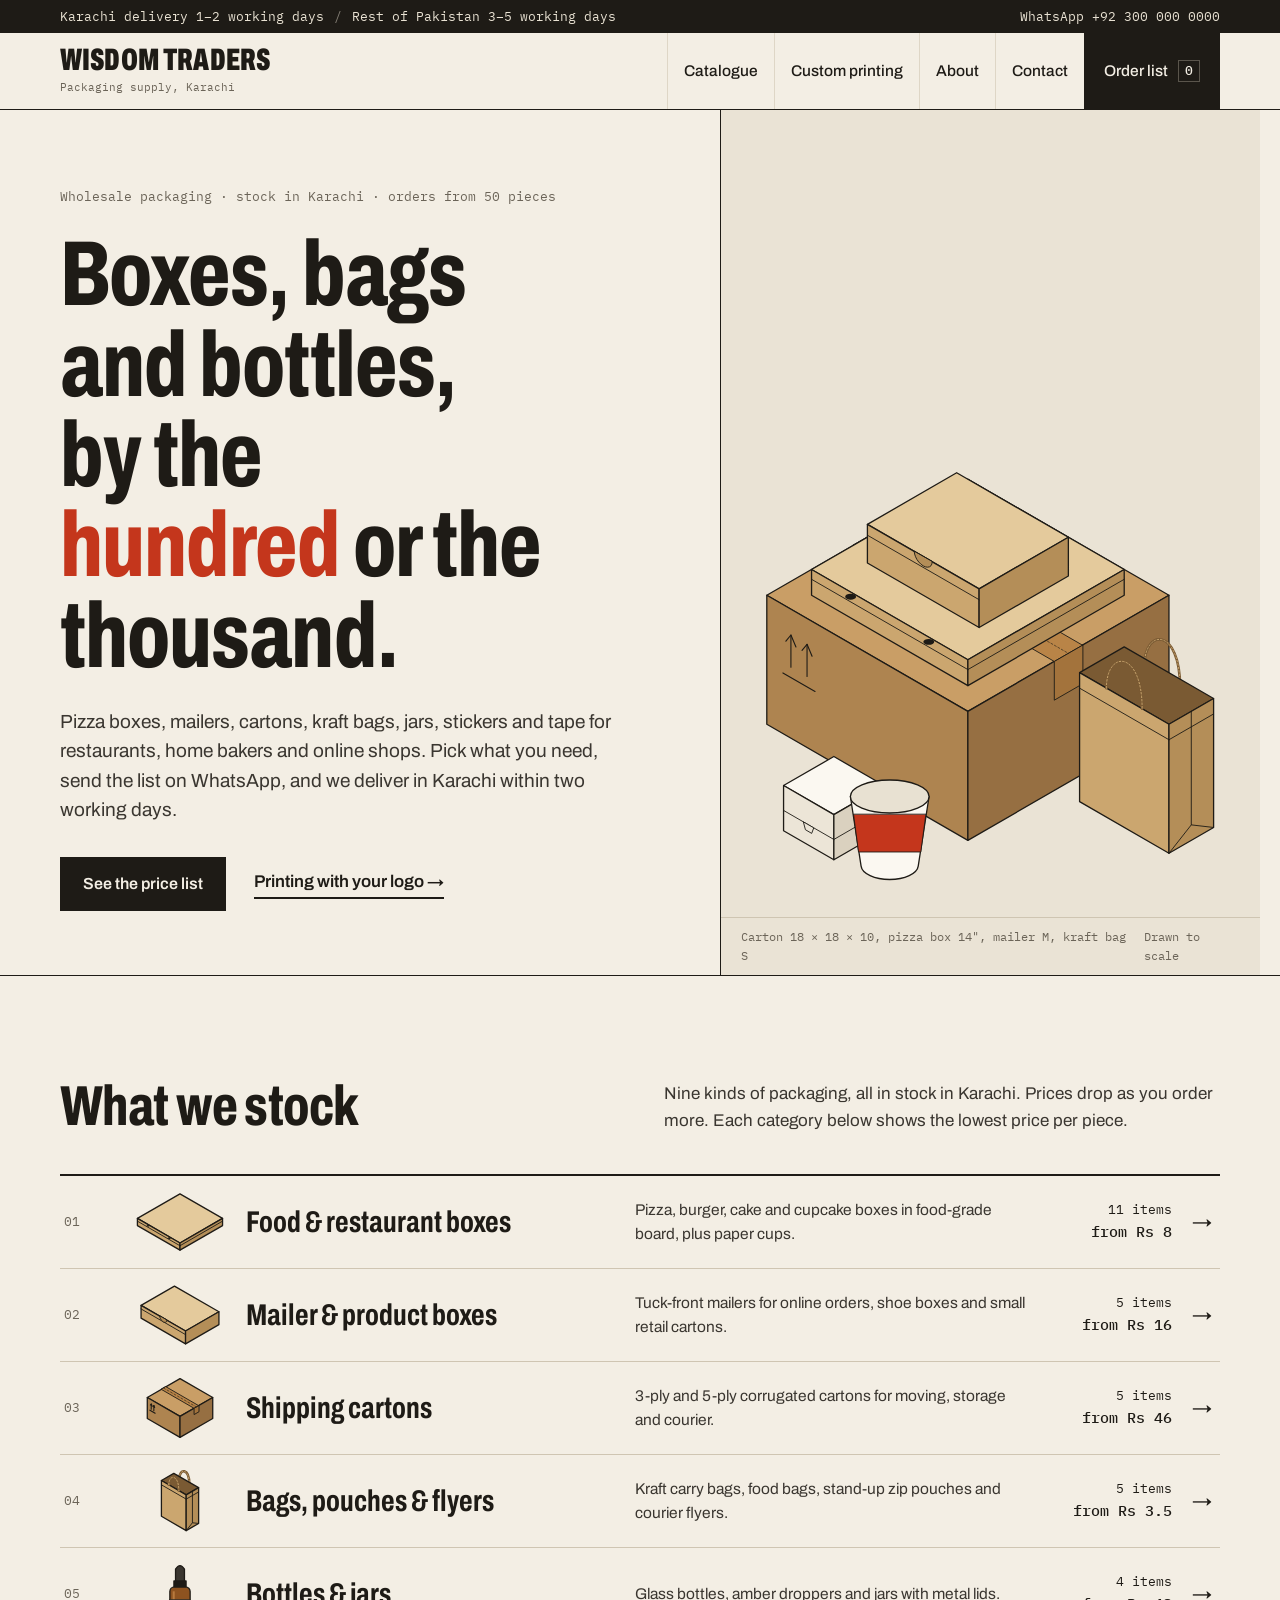
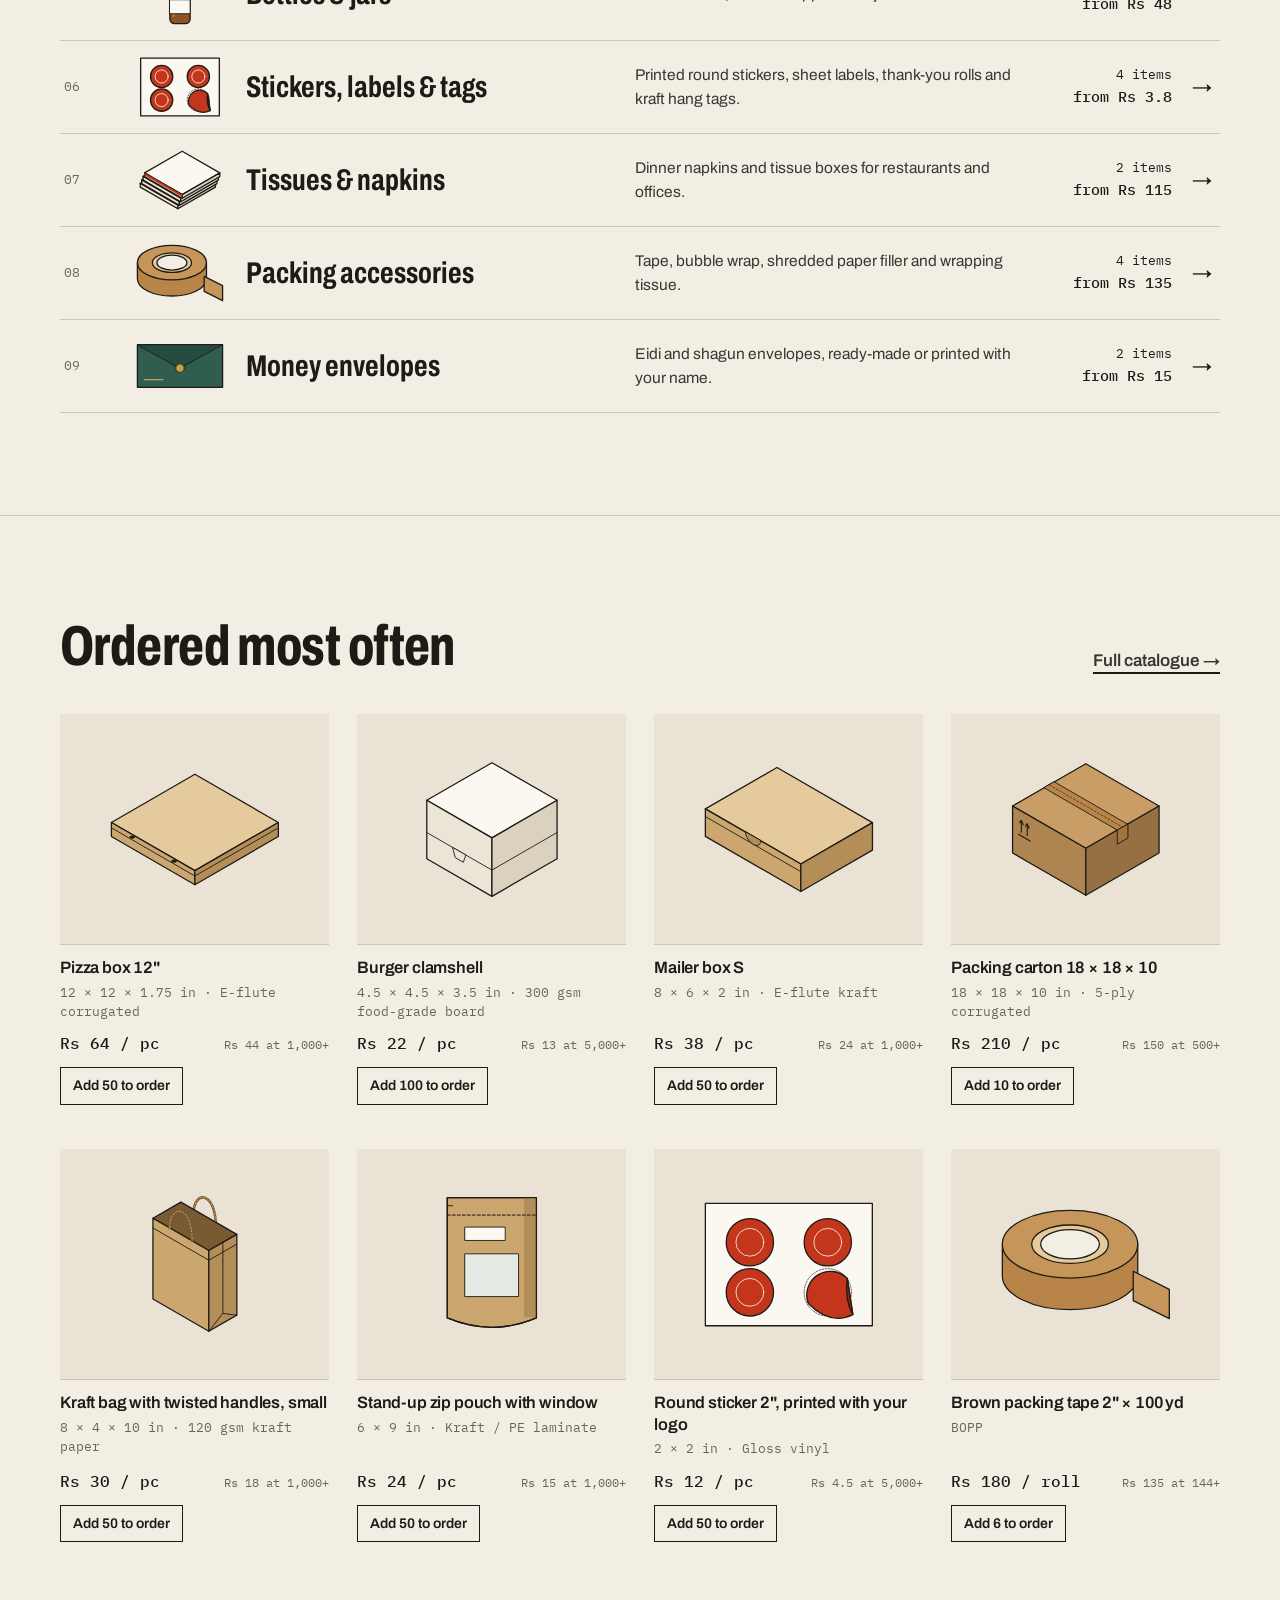
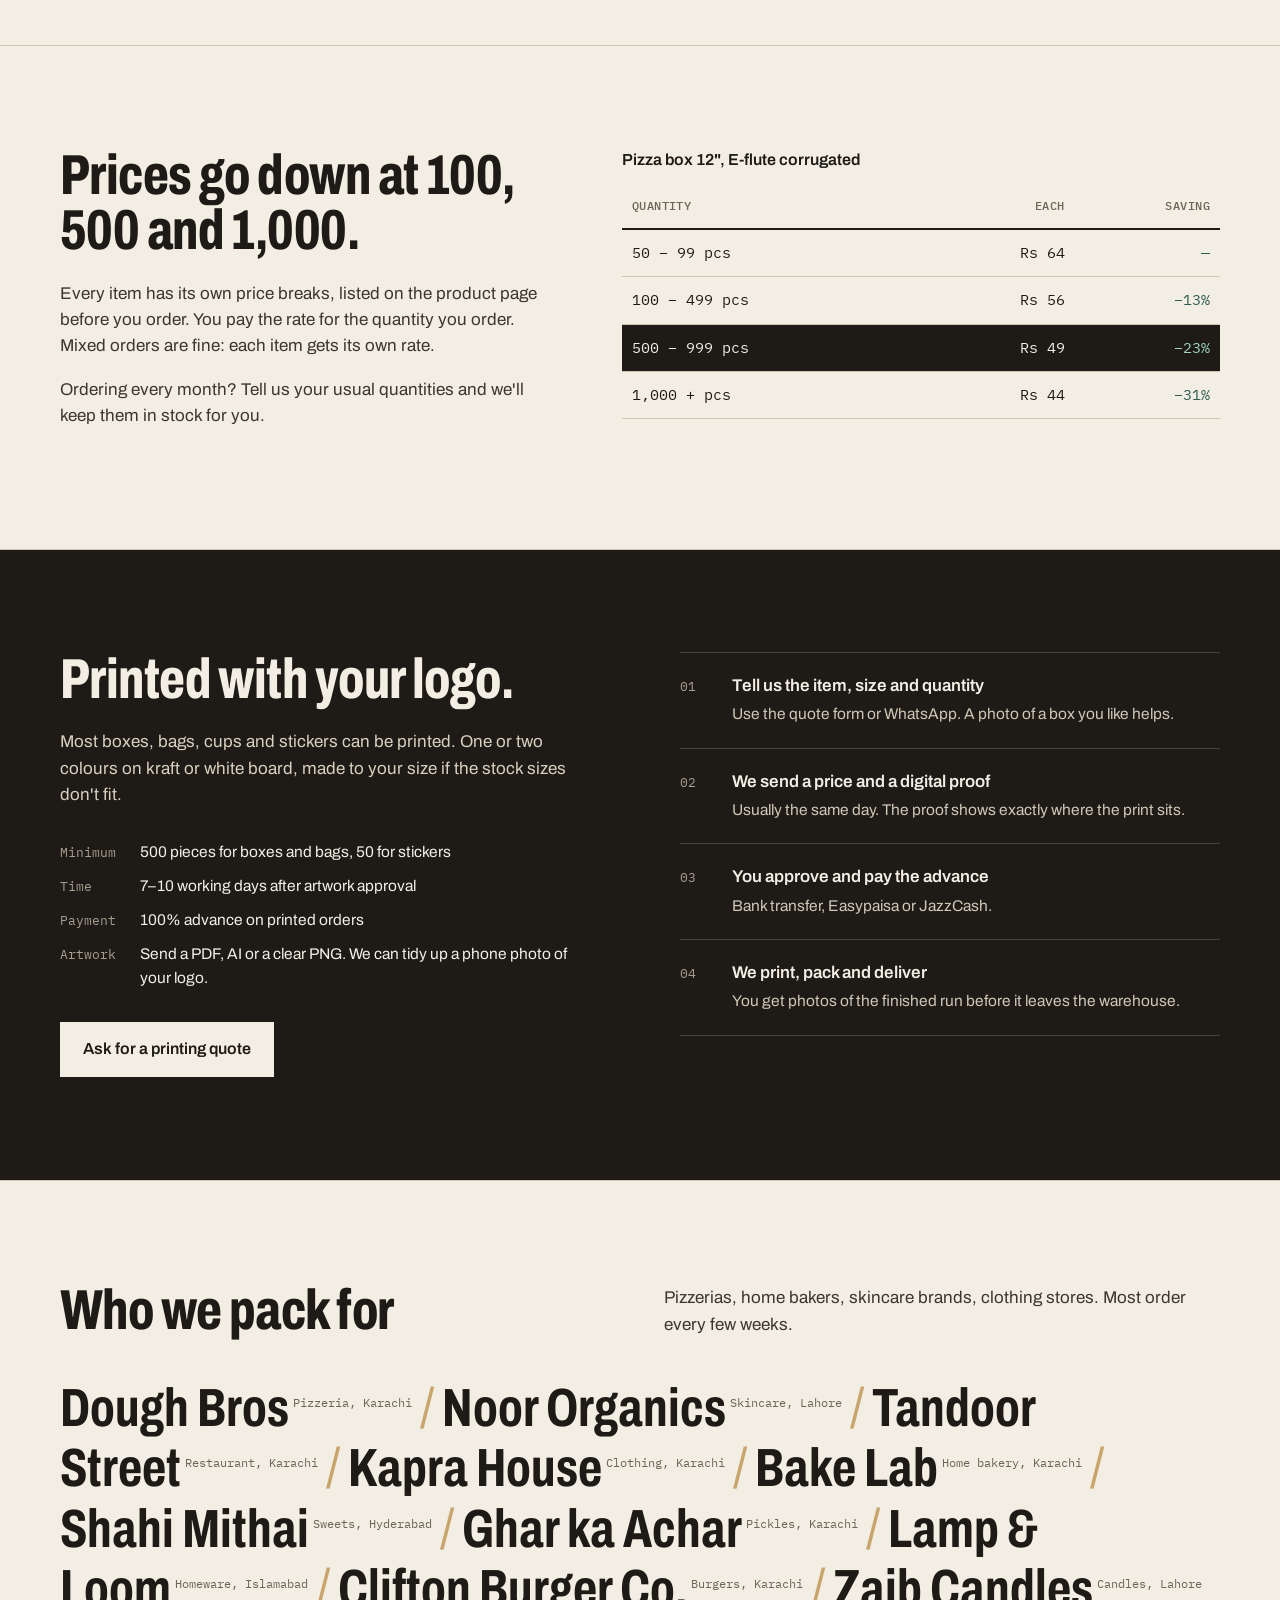
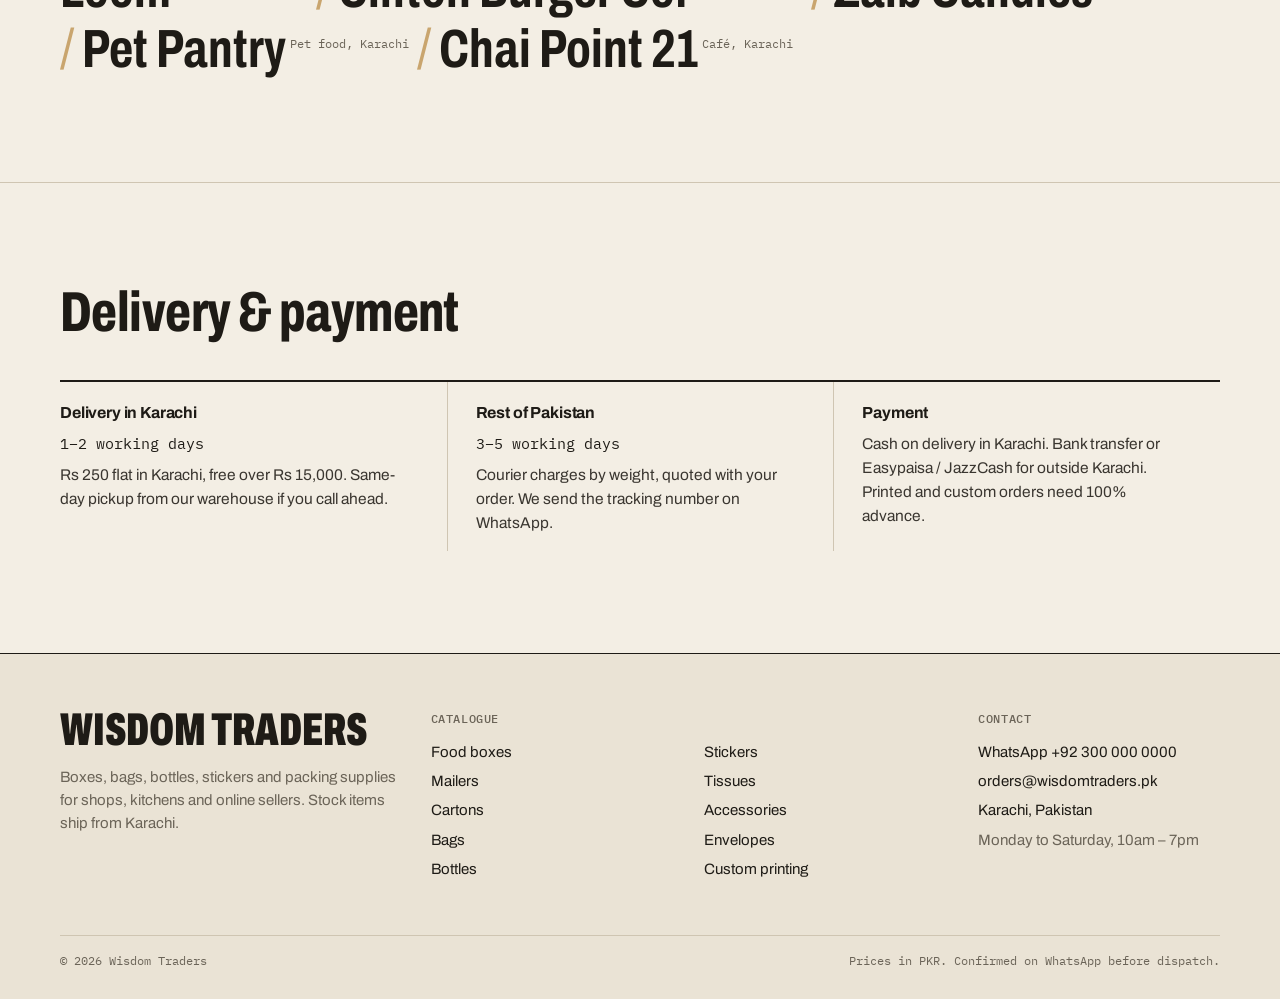
<file: index.html>
<!doctype html>
<html lang="en">
<head>
<meta charset="utf-8">
<meta name="viewport" content="width=device-width, initial-scale=1">
<title>Wisdom Traders — packaging supply, Karachi</title>
<meta name="description" content="Boxes, bags, bottles, stickers and packing supplies for restaurants, shops and online sellers. Delivery in Karachi in 1–2 days, across Pakistan in 3–5.">
<link rel="preconnect" href="https://fonts.googleapis.com">
<link rel="preconnect" href="https://fonts.gstatic.com" crossorigin>
<link href="https://fonts.googleapis.com/css2?family=Archivo:wdth,wght@62..125,400..900&family=IBM+Plex+Mono:wght@400;500&display=swap" rel="stylesheet">
<link rel="stylesheet" href="assets/css/site.css">
<link rel="icon" href="data:image/svg+xml,%3Csvg xmlns='http://www.w3.org/2000/svg' viewBox='0 0 32 32'%3E%3Crect width='32' height='32' fill='%231E1B16'/%3E%3Ctext x='16' y='23' font-family='Arial Narrow,Arial' font-weight='700' font-size='18' fill='%23F3EEE4' text-anchor='middle'%3EWT%3C/text%3E%3C/svg%3E">
</head>
<body data-page="home">
<header id="site-header"></header>
<main id="main">

<section class="hero">
  <div class="wrap">
    <div class="hero-text">
      <p class="hero-kicker">Wholesale packaging · stock in Karachi · orders from 50 pieces</p>
      <h1>Boxes, bags and bottles, by the <em>hundred</em> or the thousand.</h1>
      <p class="hero-lede">Pizza boxes, mailers, cartons, kraft bags, jars, stickers and tape for restaurants, home bakers and online shops. Pick what you need, send the list on WhatsApp, and we deliver in Karachi within two working days.</p>
      <div class="hero-actions">
        <a class="btn" href="catalogue.html">See the price list</a>
        <a class="arrow-link" href="contact.html#quote">Printing with your logo →</a>
      </div>
    </div>
    <figure class="hero-fig" id="hero-fig" style="margin-top:0;margin-bottom:0">
      <figcaption><span>Carton 18 × 18 × 10, pizza box 14", mailer M, kraft bag S</span><span>Drawn to scale</span></figcaption>
    </figure>
  </div>
</section>

<section class="sec">
  <div class="wrap">
    <div class="sec-head">
      <h2>What we stock</h2>
      <p>Nine kinds of packaging, all in stock in Karachi. Prices drop as you order more. Each category below shows the lowest price per piece.</p>
    </div>
    <nav class="cat-index" id="cat-index" aria-label="Categories"></nav>
  </div>
</section>

<section class="sec">
  <div class="wrap">
    <div class="sec-head">
      <h2>Ordered most often</h2>
      <p style="justify-self:end"><a class="arrow-link" href="catalogue.html">Full catalogue →</a></p>
    </div>
    <div class="grid" id="popular"></div>
  </div>
</section>

<section class="sec">
  <div class="wrap bulk">
    <div>
      <h2>Prices go down at 100, 500 and 1,000.</h2>
      <p style="margin-top:22px">Every item has its own price breaks, listed on the product page before you order. You pay the rate for the quantity you order. Mixed orders are fine: each item gets its own rate.</p>
      <p>Ordering every month? Tell us your usual quantities and we'll keep them in stock for you.</p>
    </div>
    <div id="breaks-example"></div>
  </div>
</section>

<section class="sec print-sec">
  <div class="wrap">
    <div>
      <h2>Printed with your logo.</h2>
      <p style="margin-top:22px;max-width:30em">Most boxes, bags, cups and stickers can be printed. One or two colours on kraft or white board, made to your size if the stock sizes don't fit.</p>
      <dl class="print-terms">
        <dt>Minimum</dt><dd>500 pieces for boxes and bags, 50 for stickers</dd>
        <dt>Time</dt><dd>7–10 working days after artwork approval</dd>
        <dt>Payment</dt><dd>100% advance on printed orders</dd>
        <dt>Artwork</dt><dd>Send a PDF, AI or a clear PNG. We can tidy up a phone photo of your logo.</dd>
      </dl>
      <a class="btn" href="contact.html#quote">Ask for a printing quote</a>
    </div>
    <ol class="steps">
      <li><div><b>Tell us the item, size and quantity</b><span>Use the quote form or WhatsApp. A photo of a box you like helps.</span></div></li>
      <li><div><b>We send a price and a digital proof</b><span>Usually the same day. The proof shows exactly where the print sits.</span></div></li>
      <li><div><b>You approve and pay the advance</b><span>Bank transfer, Easypaisa or JazzCash.</span></div></li>
      <li><div><b>We print, pack and deliver</b><span>You get photos of the finished run before it leaves the warehouse.</span></div></li>
    </ol>
  </div>
</section>

<section class="sec">
  <div class="wrap">
    <div class="sec-head"><h2>Who we pack for</h2><p>Pizzerias, home bakers, skincare brands, clothing stores. Most order every few weeks.</p></div>
    <ul class="customers" id="customers"></ul>
  </div>
</section>

<section class="sec">
  <div class="wrap">
    <div class="sec-head"><h2>Delivery & payment</h2></div>
    <div class="terms" id="terms"></div>
  </div>
</section>
</main>
<footer id="site-footer"></footer>
<script src="assets/js/data.js"></script>
<script src="assets/js/draw.js"></script>
<script src="assets/js/site.js"></script>
</body>
</html>
</file>
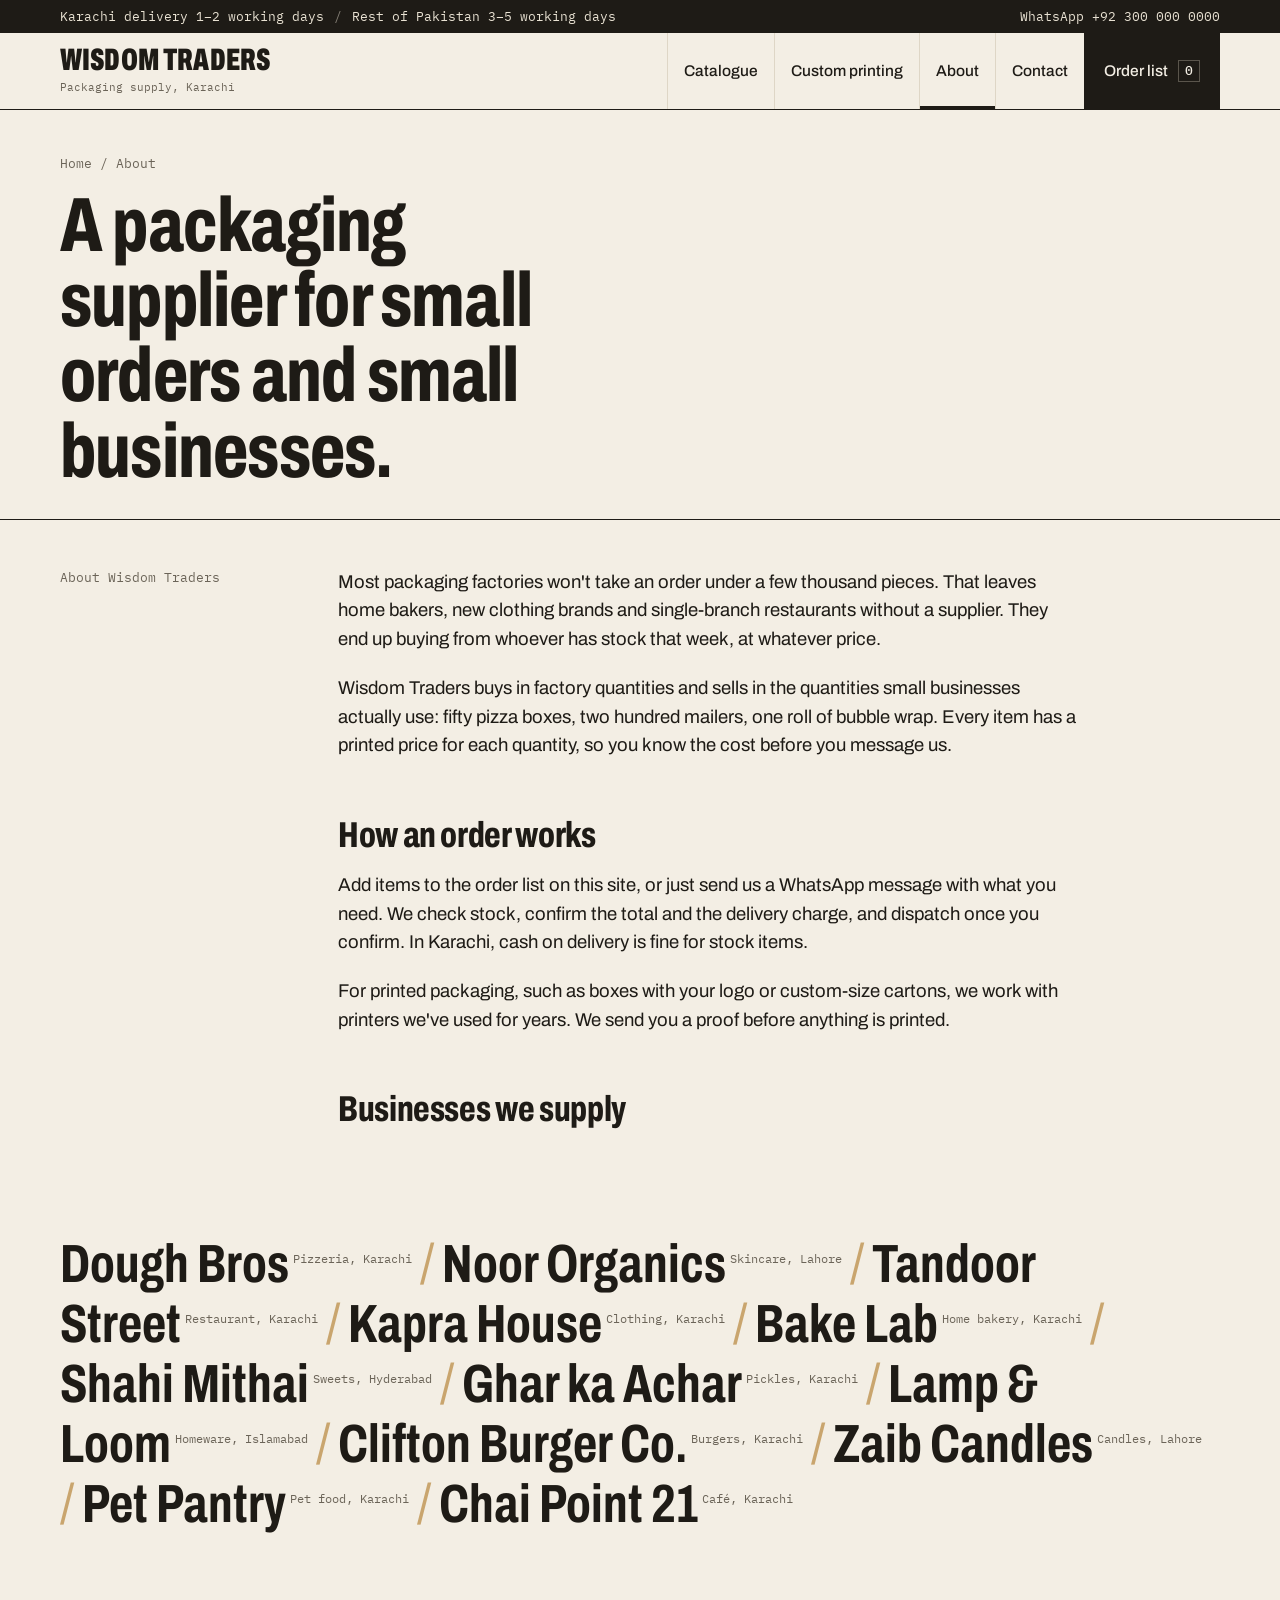
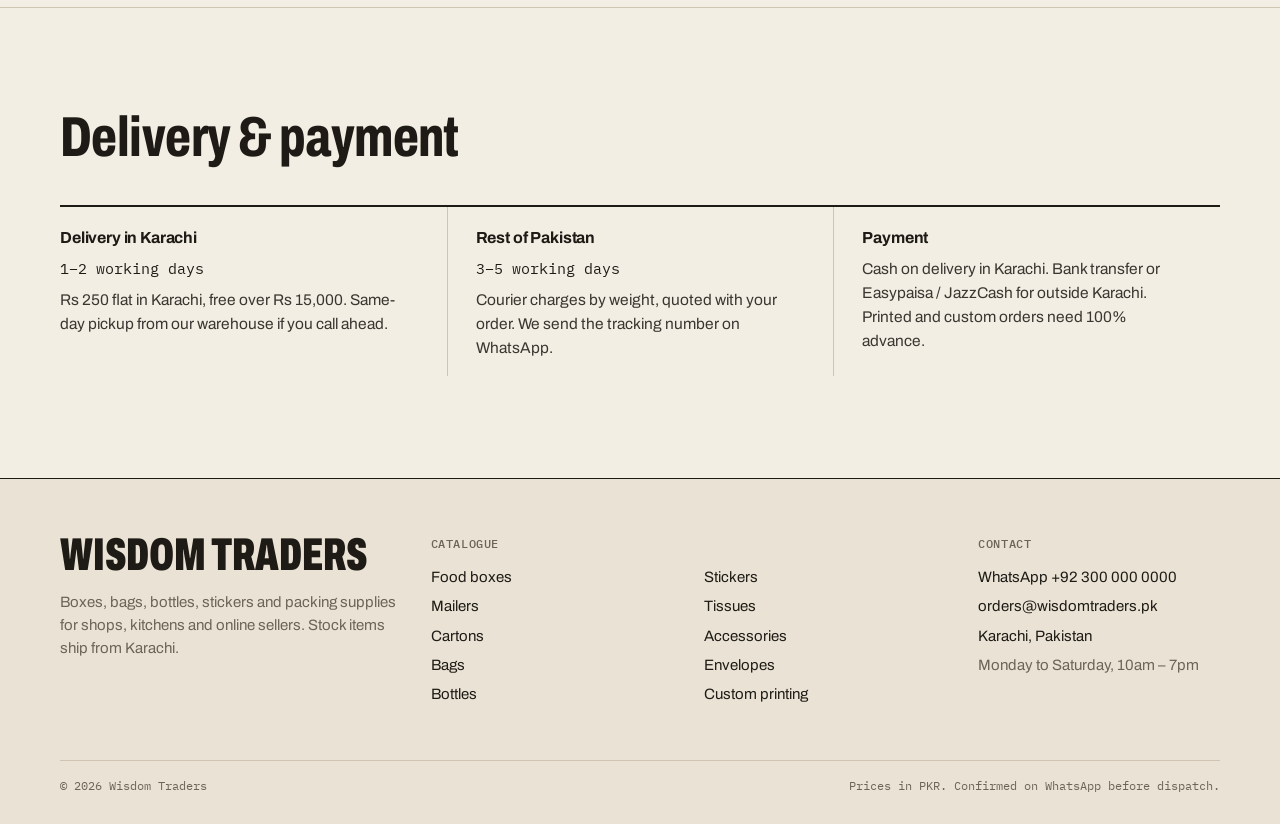
<file: about.html>
<!doctype html>
<html lang="en">
<head>
<meta charset="utf-8">
<meta name="viewport" content="width=device-width, initial-scale=1">
<title>About — Wisdom Traders</title>
<meta name="description" content="Wisdom Traders supplies packaging to small businesses from a warehouse in Karachi.">
<link rel="preconnect" href="https://fonts.googleapis.com">
<link rel="preconnect" href="https://fonts.gstatic.com" crossorigin>
<link href="https://fonts.googleapis.com/css2?family=Archivo:wdth,wght@62..125,400..900&family=IBM+Plex+Mono:wght@400;500&display=swap" rel="stylesheet">
<link rel="stylesheet" href="assets/css/site.css">
<link rel="icon" href="data:image/svg+xml,%3Csvg xmlns='http://www.w3.org/2000/svg' viewBox='0 0 32 32'%3E%3Crect width='32' height='32' fill='%231E1B16'/%3E%3Ctext x='16' y='23' font-family='Arial Narrow,Arial' font-weight='700' font-size='18' fill='%23F3EEE4' text-anchor='middle'%3EWT%3C/text%3E%3C/svg%3E">
</head>
<body data-page="about">
<header id="site-header"></header>
<main id="main">

<div class="page-head"><div class="wrap">
  <p class="crumbs"><a href="index.html">Home</a> / About</p>
  <h1 style="font-size:clamp(44px,6vw,84px);max-width:14ch">A packaging supplier for small orders and small businesses.</h1>
</div></div>
<div class="wrap prose-grid">
  <aside>About Wisdom Traders</aside>
  <div class="prose">
    <p>Most packaging factories won't take an order under a few thousand pieces. That leaves home bakers, new clothing brands and single-branch restaurants without a supplier. They end up buying from whoever has stock that week, at whatever price.</p>
    <p>Wisdom Traders buys in factory quantities and sells in the quantities small businesses actually use: fifty pizza boxes, two hundred mailers, one roll of bubble wrap. Every item has a printed price for each quantity, so you know the cost before you message us.</p>
    <h2>How an order works</h2>
    <p>Add items to the order list on this site, or just send us a WhatsApp message with what you need. We check stock, confirm the total and the delivery charge, and dispatch once you confirm. In Karachi, cash on delivery is fine for stock items.</p>
    <p>For printed packaging, such as boxes with your logo or custom-size cartons, we work with printers we've used for years. We send you a proof before anything is printed.</p>
    <h2>Businesses we supply</h2>
  </div>
</div>
<div class="wrap" style="padding-bottom:72px">
  <ul class="customers" id="customers"></ul>
</div>
<section class="sec" style="border-top:1px solid var(--line)">
  <div class="wrap">
    <div class="sec-head"><h2>Delivery & payment</h2></div>
    <div class="terms" id="terms"></div>
  </div>
</section>
</main>
<footer id="site-footer"></footer>
<script src="assets/js/data.js"></script>
<script src="assets/js/draw.js"></script>
<script src="assets/js/site.js"></script>
</body>
</html>
</file>
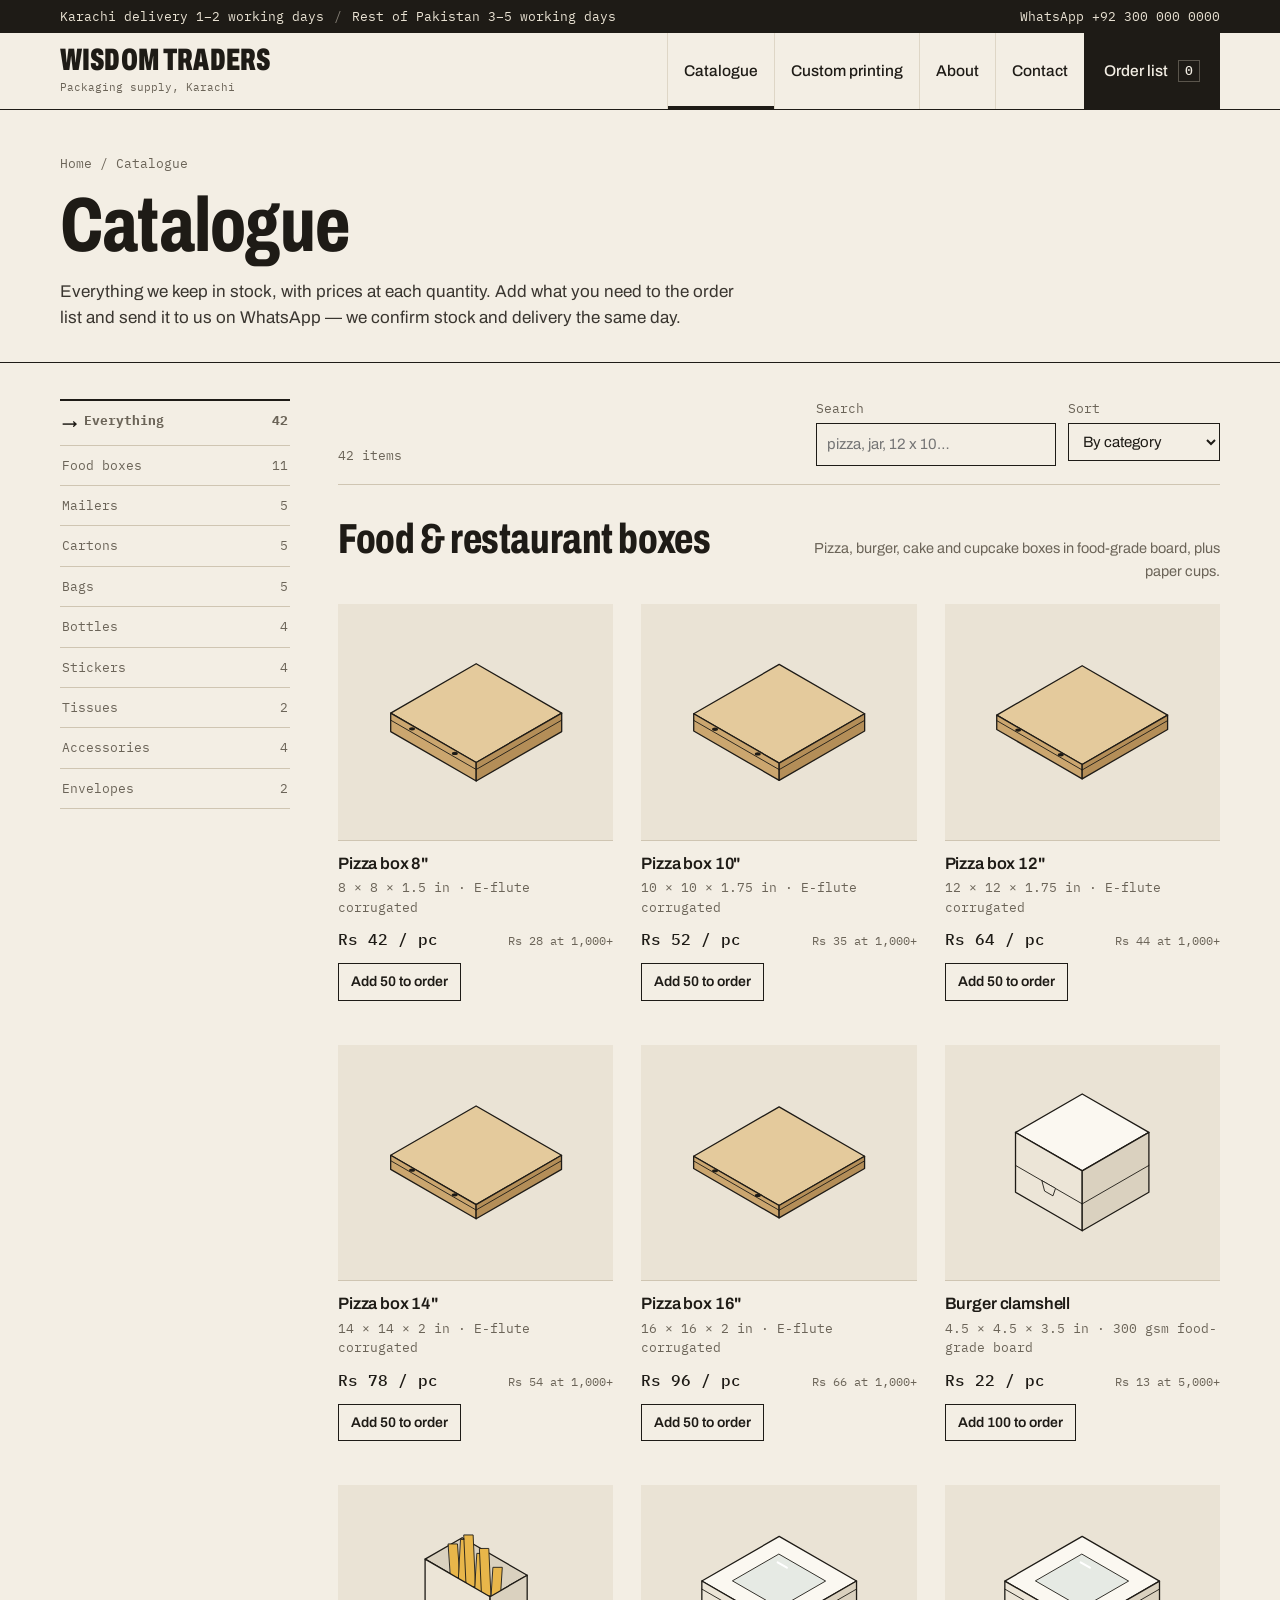
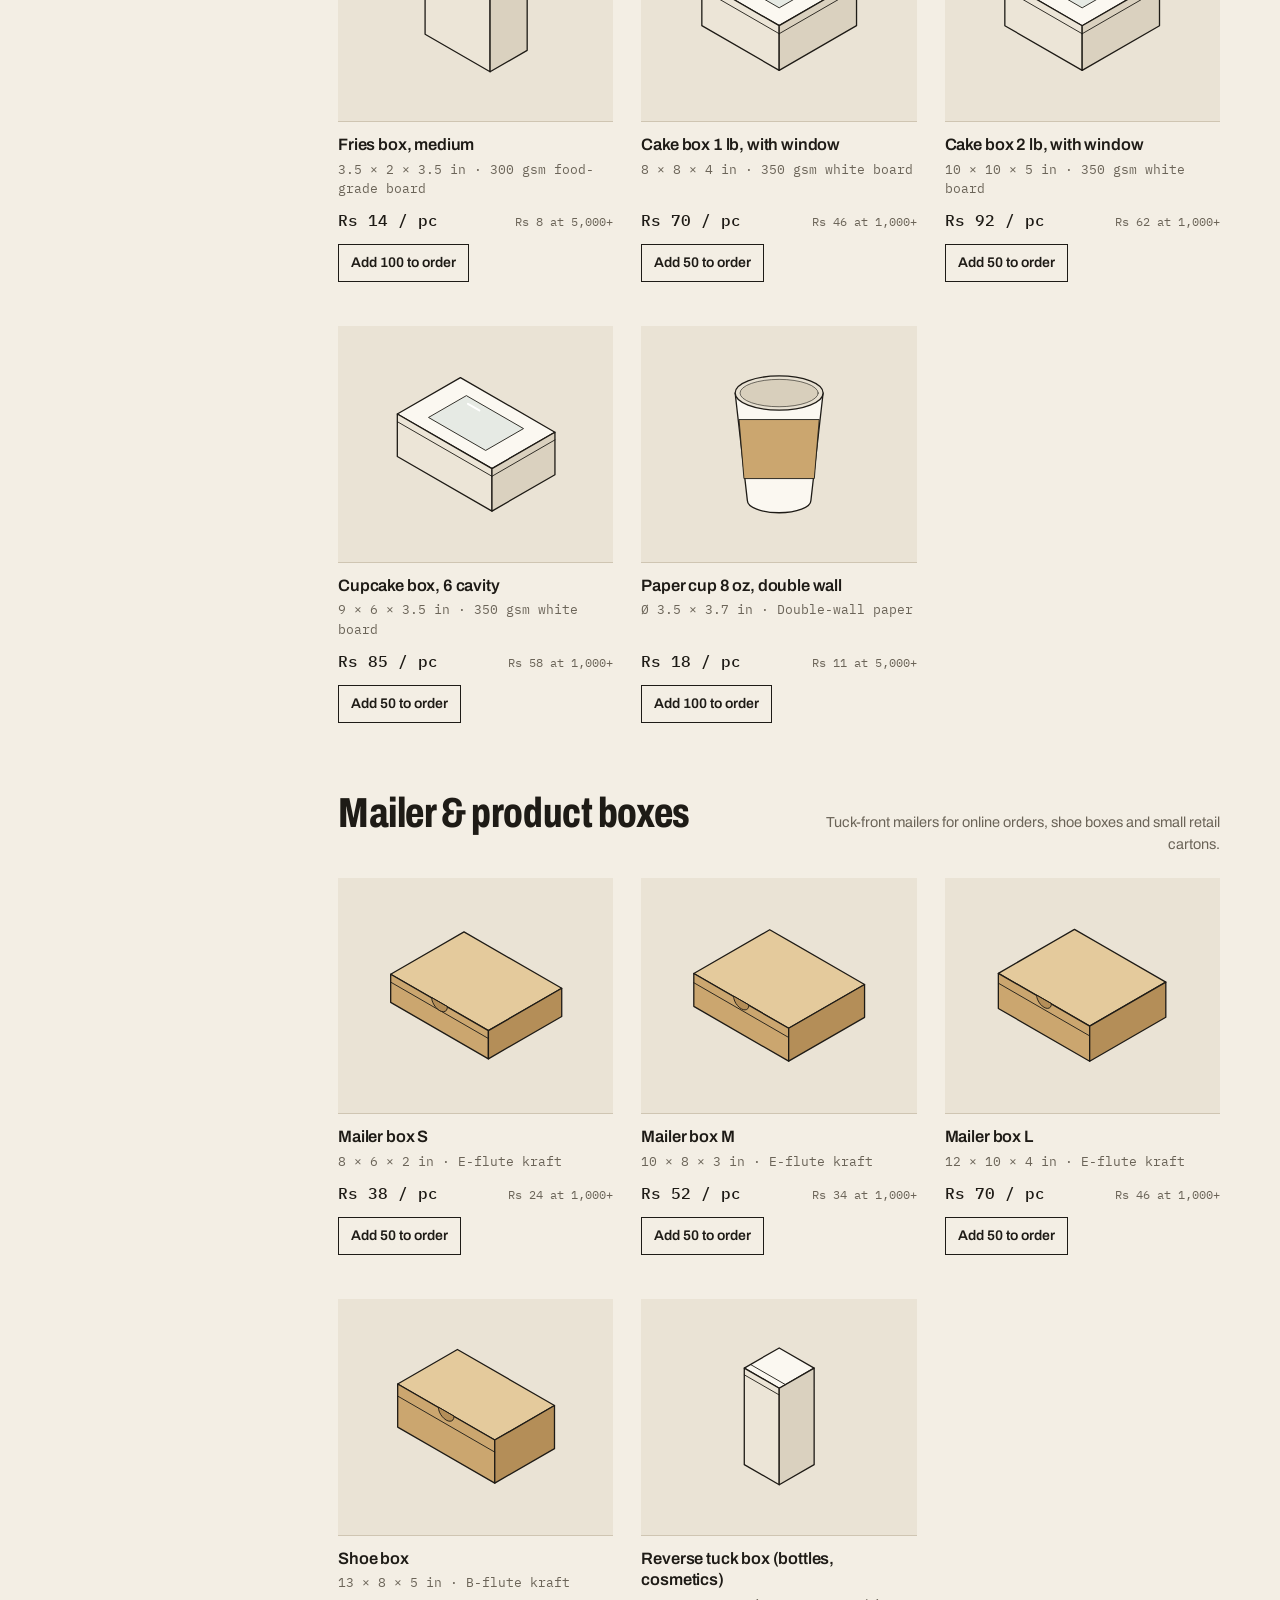
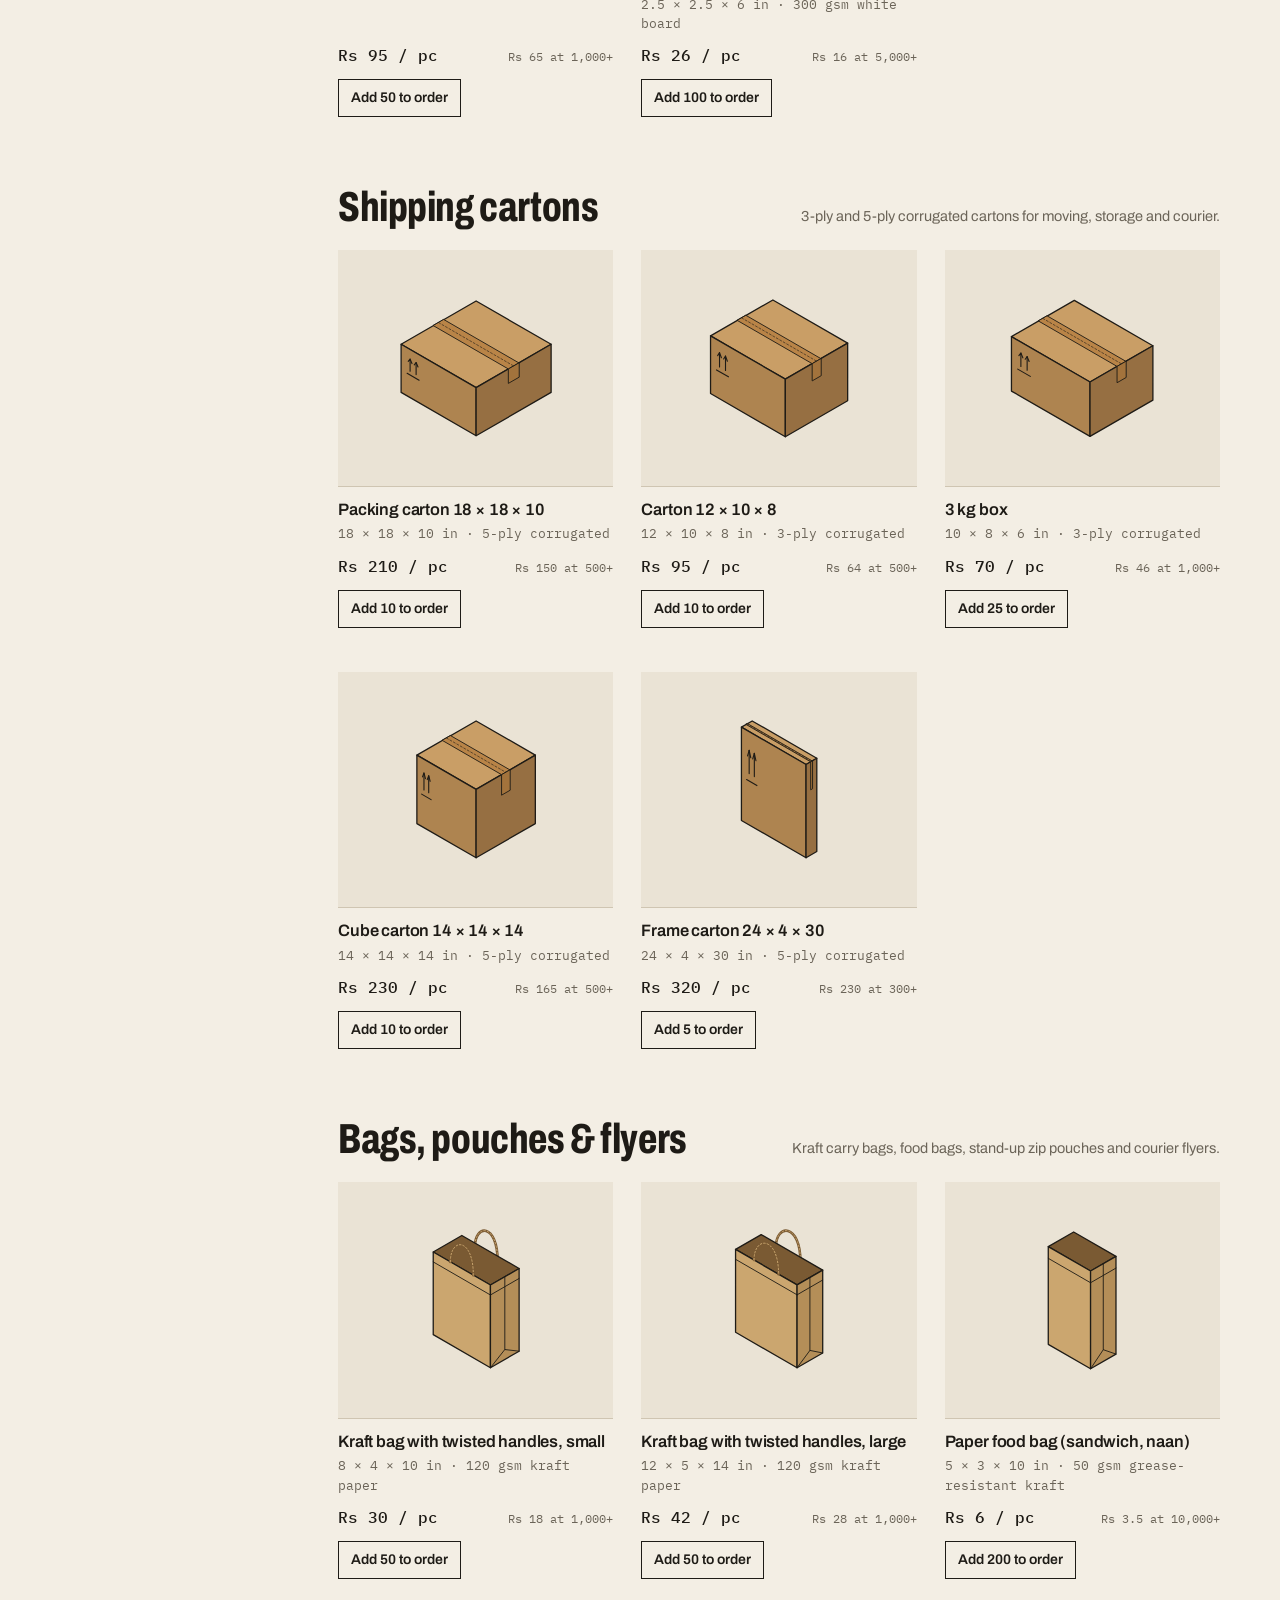
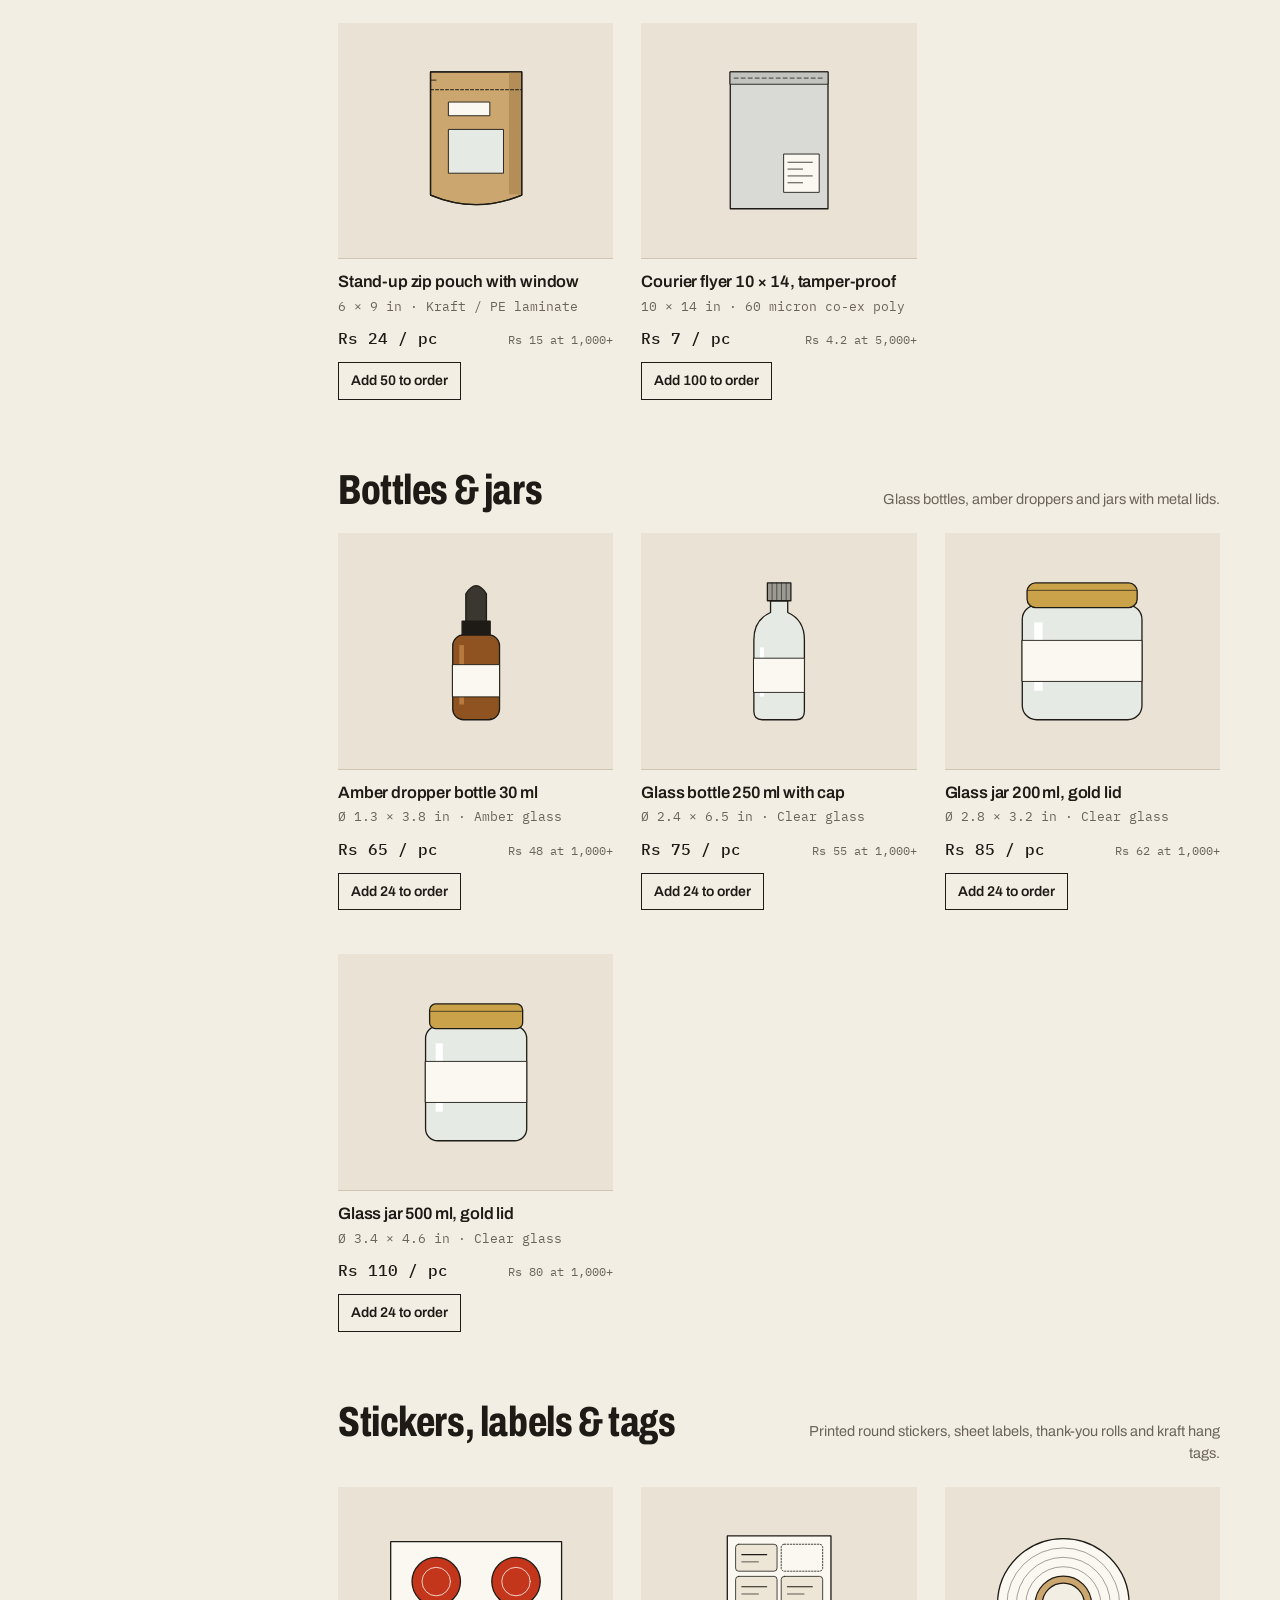
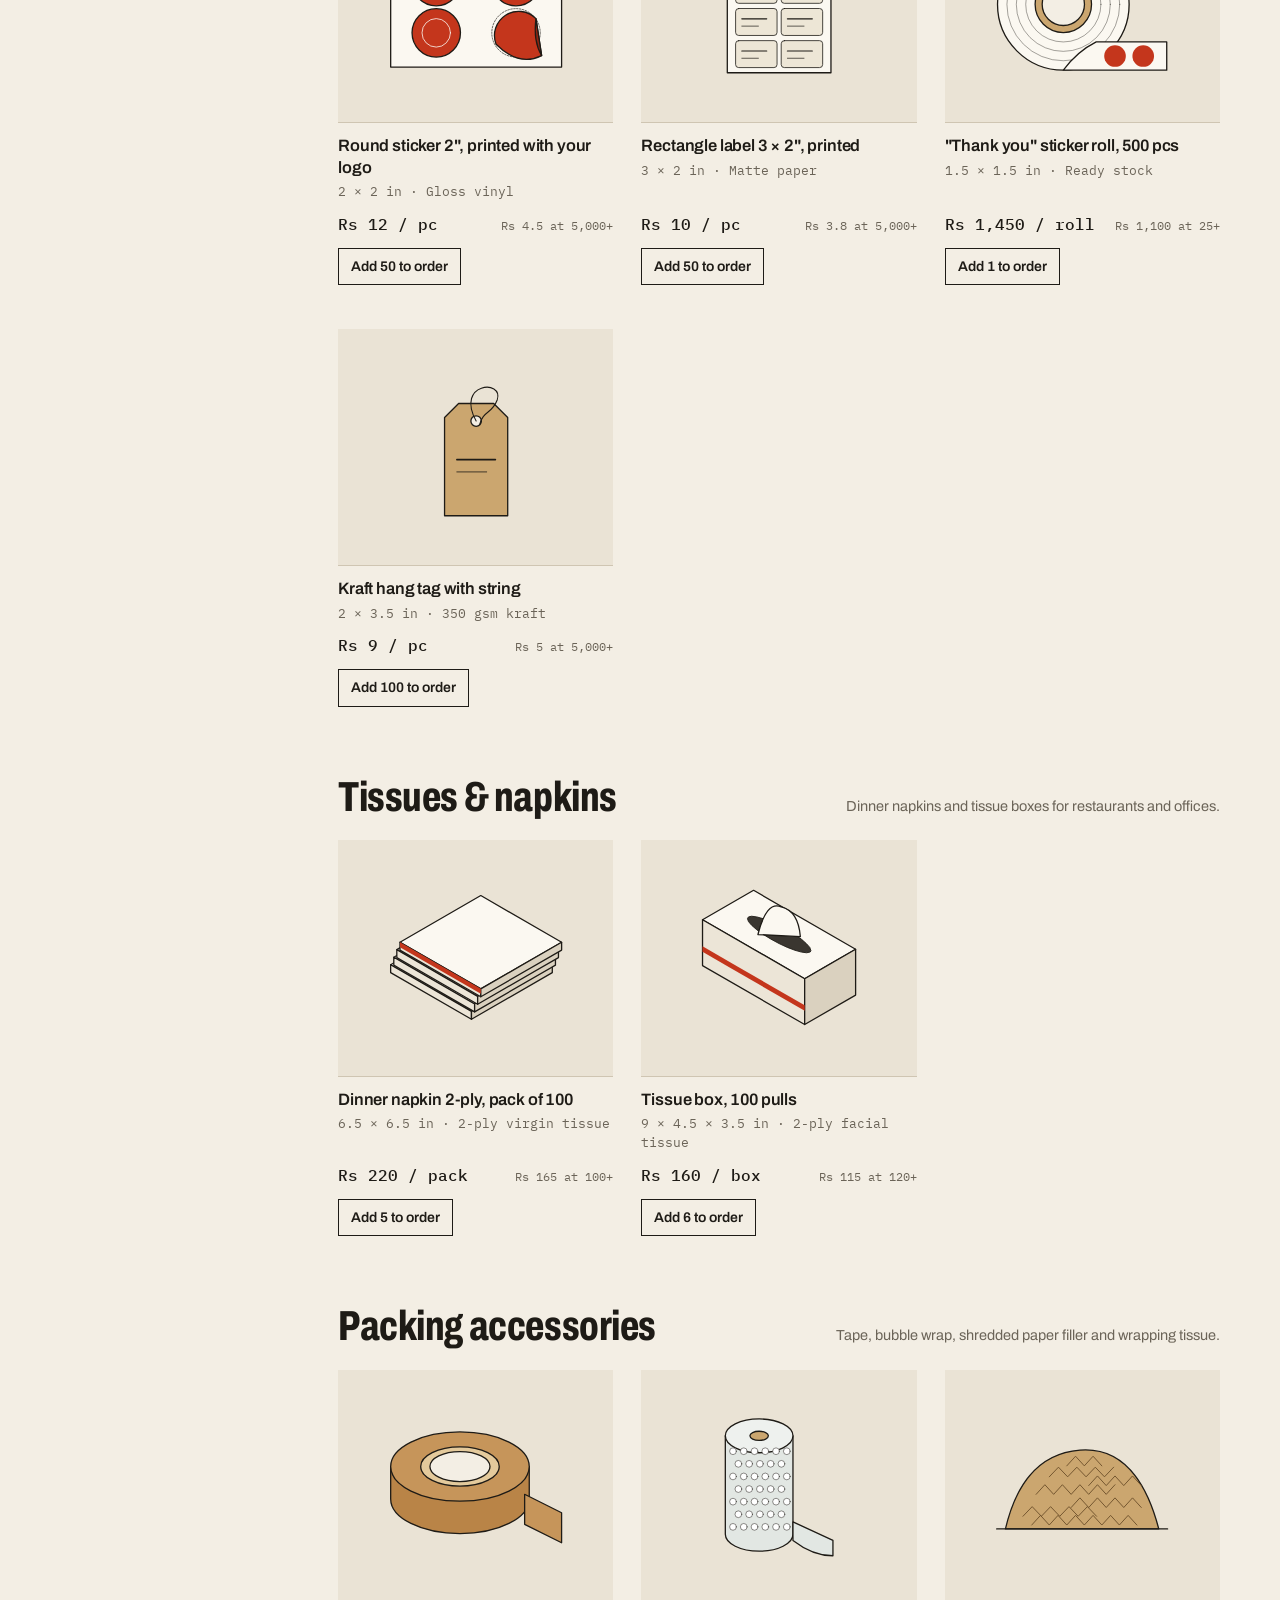
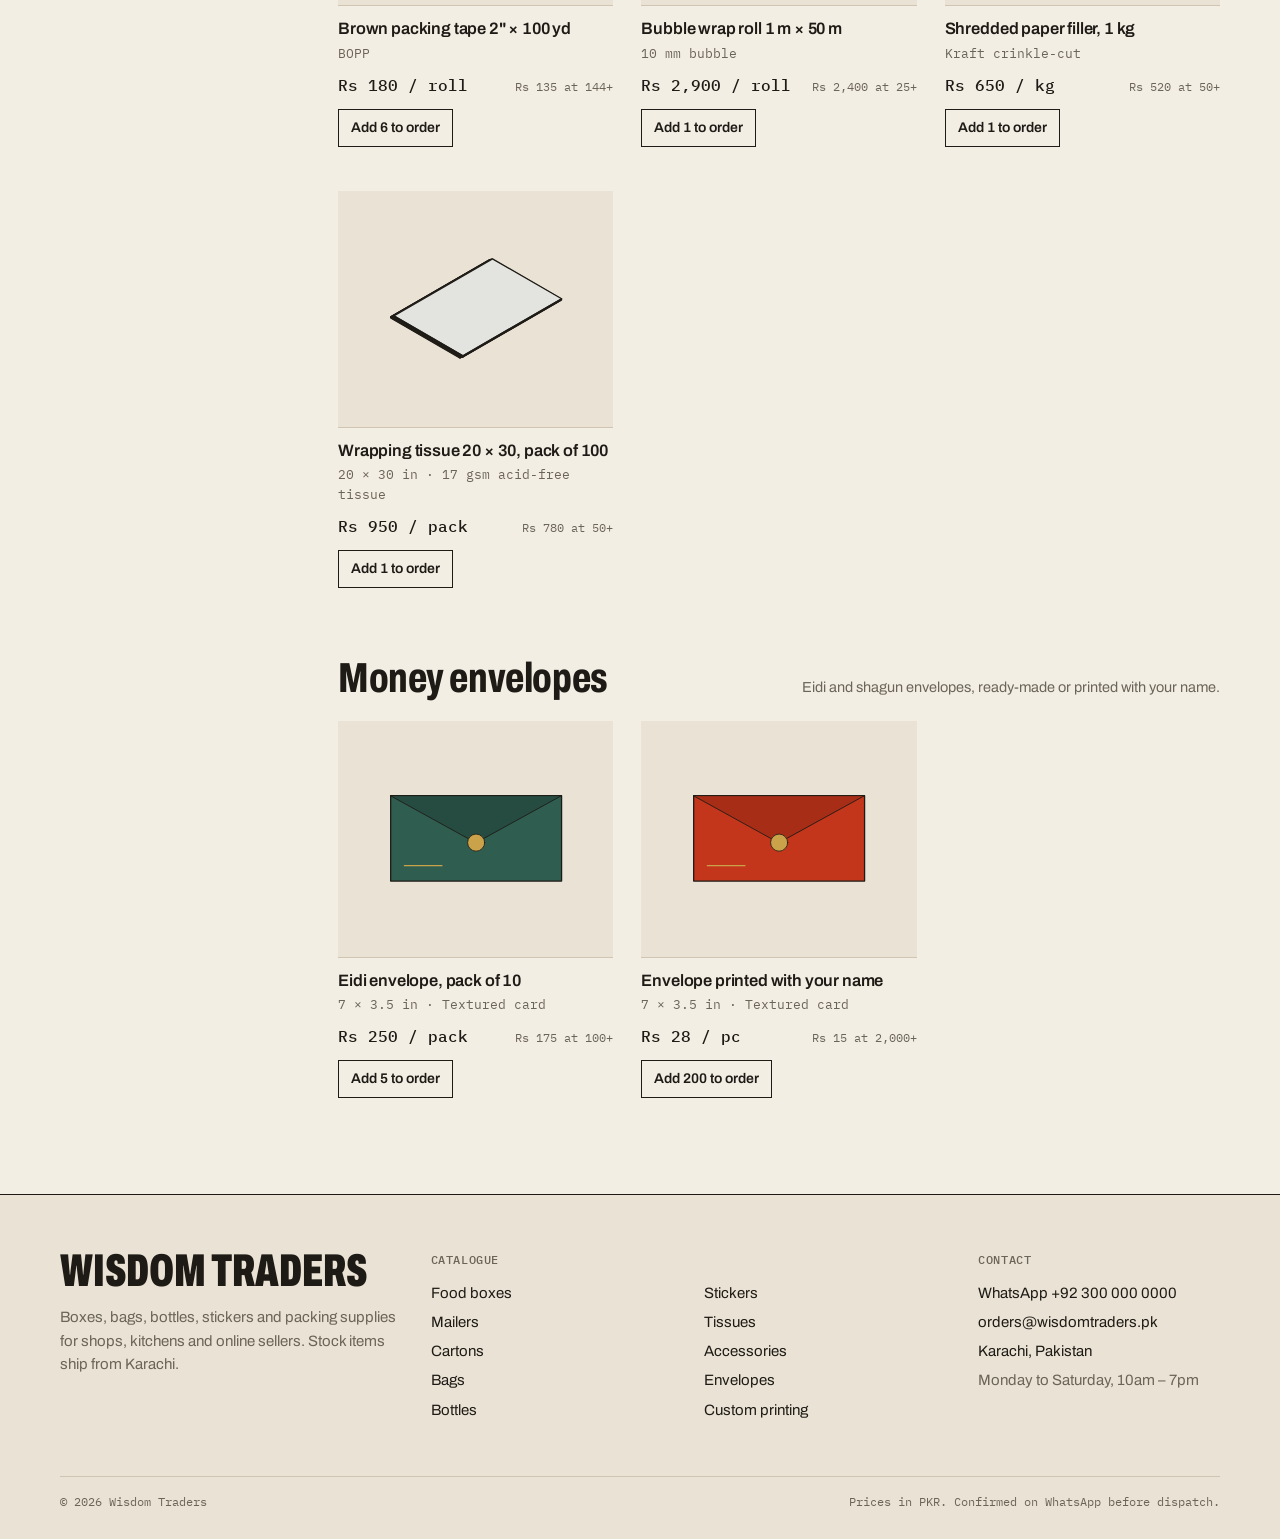
<file: catalogue.html>
<!doctype html>
<html lang="en">
<head>
<meta charset="utf-8">
<meta name="viewport" content="width=device-width, initial-scale=1">
<title>Catalogue — Wisdom Traders</title>
<meta name="description" content="Price list for boxes, cartons, bags, bottles, stickers, tissues and packing accessories.">
<link rel="preconnect" href="https://fonts.googleapis.com">
<link rel="preconnect" href="https://fonts.gstatic.com" crossorigin>
<link href="https://fonts.googleapis.com/css2?family=Archivo:wdth,wght@62..125,400..900&family=IBM+Plex+Mono:wght@400;500&display=swap" rel="stylesheet">
<link rel="stylesheet" href="assets/css/site.css">
<link rel="icon" href="data:image/svg+xml,%3Csvg xmlns='http://www.w3.org/2000/svg' viewBox='0 0 32 32'%3E%3Crect width='32' height='32' fill='%231E1B16'/%3E%3Ctext x='16' y='23' font-family='Arial Narrow,Arial' font-weight='700' font-size='18' fill='%23F3EEE4' text-anchor='middle'%3EWT%3C/text%3E%3C/svg%3E">
</head>
<body data-page="catalogue">
<header id="site-header"></header>
<main id="main">

<div class="page-head"><div class="wrap">
  <p class="crumbs"><a href="index.html">Home</a> / Catalogue</p>
  <h1 id="cat-title" style="font-size:clamp(44px,6vw,84px)">Catalogue</h1>
  <p class="lede" id="cat-lede"></p>
</div></div>
<div class="wrap cat-layout">
  <aside class="cat-side" aria-label="Categories"><ul id="cat-side"></ul></aside>
  <div>
    <div class="toolbar">
      <span class="count" id="result-count" aria-live="polite"></span>
      <div class="toolbar-controls">
        <label class="field-inline">Search<input id="q" type="search" placeholder="pizza, jar, 12 x 10…" autocomplete="off"></label>
        <label class="field-inline">Sort<select id="sort"><option value="">By category</option><option value="low">Price, low to high</option><option value="high">Price, high to low</option></select></label>
      </div>
    </div>
    <div id="results"></div>
  </div>
</div>
</main>
<footer id="site-footer"></footer>
<script src="assets/js/data.js"></script>
<script src="assets/js/draw.js"></script>
<script src="assets/js/site.js"></script>
</body>
</html>
</file>
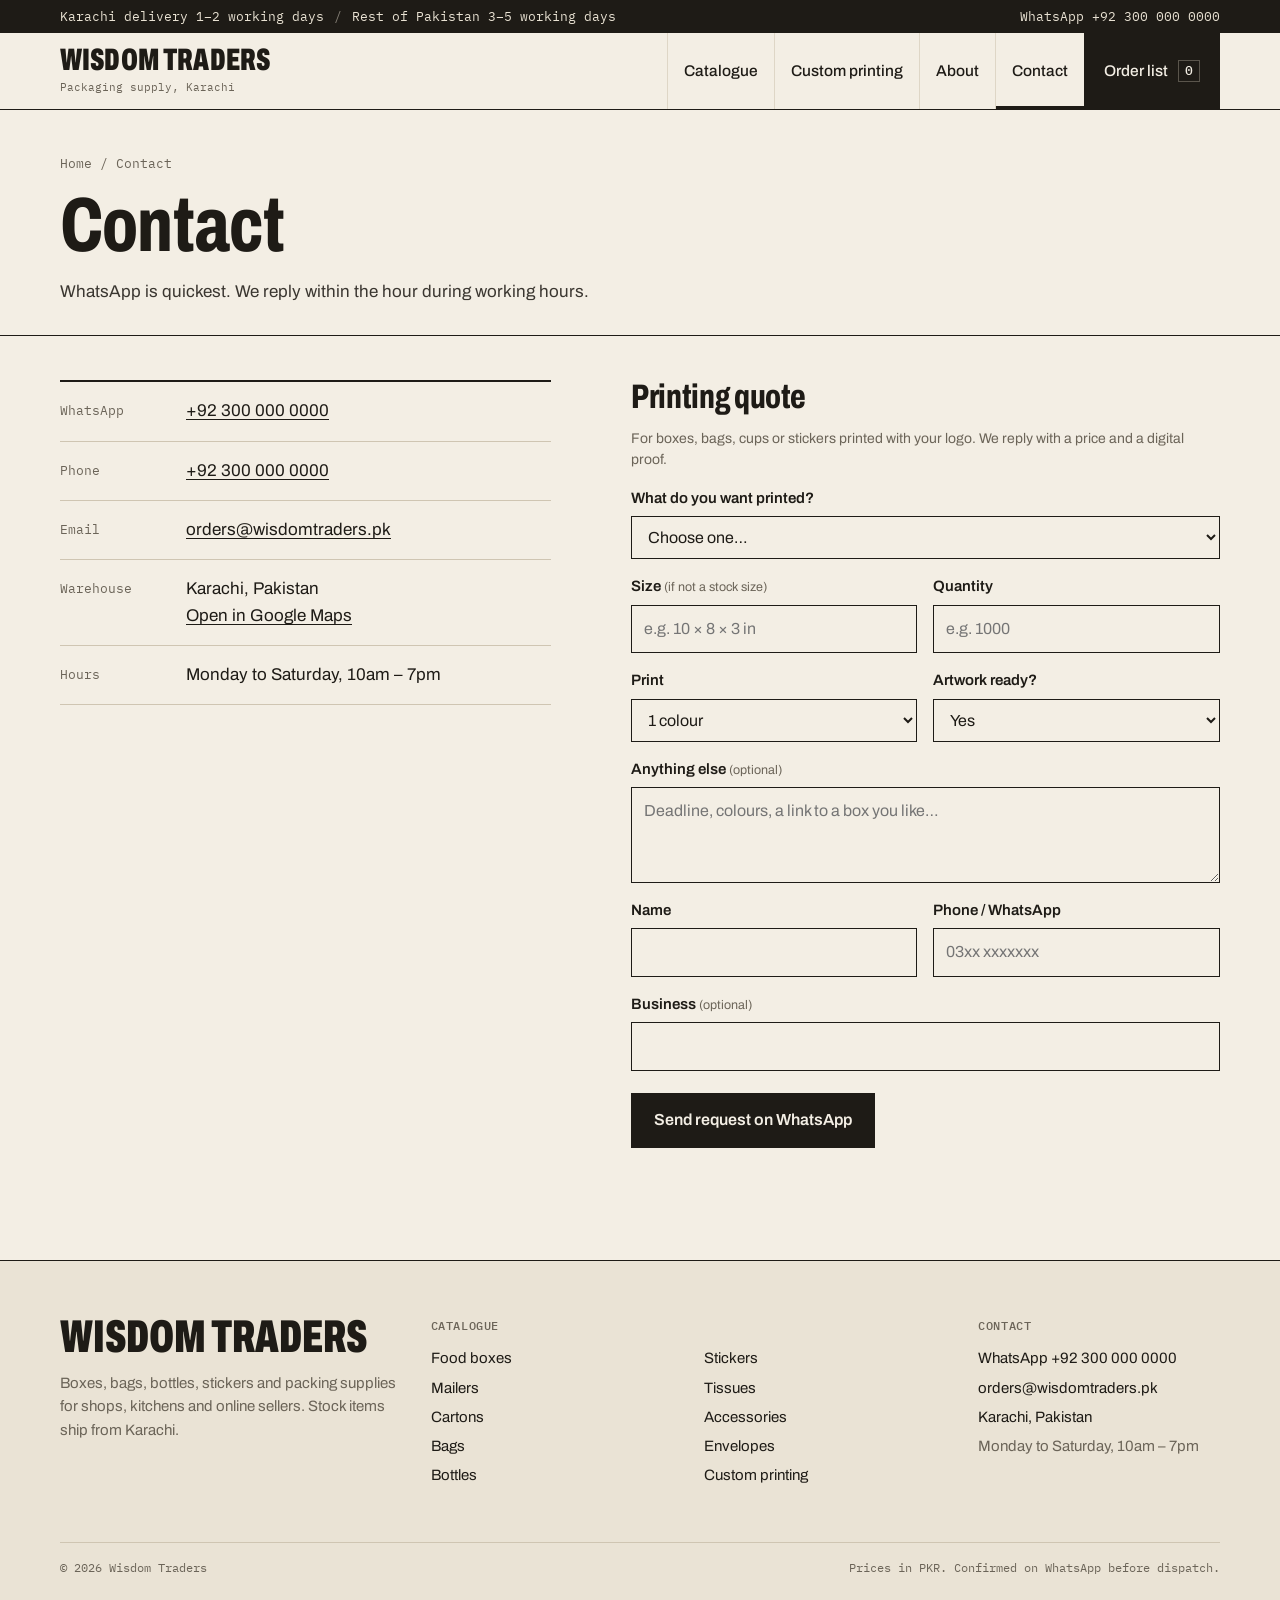
<file: contact.html>
<!doctype html>
<html lang="en">
<head>
<meta charset="utf-8">
<meta name="viewport" content="width=device-width, initial-scale=1">
<title>Contact & printing quotes — Wisdom Traders</title>
<meta name="description" content="WhatsApp, phone, email and a printing quote form.">
<link rel="preconnect" href="https://fonts.googleapis.com">
<link rel="preconnect" href="https://fonts.gstatic.com" crossorigin>
<link href="https://fonts.googleapis.com/css2?family=Archivo:wdth,wght@62..125,400..900&family=IBM+Plex+Mono:wght@400;500&display=swap" rel="stylesheet">
<link rel="stylesheet" href="assets/css/site.css">
<link rel="icon" href="data:image/svg+xml,%3Csvg xmlns='http://www.w3.org/2000/svg' viewBox='0 0 32 32'%3E%3Crect width='32' height='32' fill='%231E1B16'/%3E%3Ctext x='16' y='23' font-family='Arial Narrow,Arial' font-weight='700' font-size='18' fill='%23F3EEE4' text-anchor='middle'%3EWT%3C/text%3E%3C/svg%3E">
</head>
<body data-page="contact">
<header id="site-header"></header>
<main id="main">

<div class="page-head"><div class="wrap">
  <p class="crumbs"><a href="index.html">Home</a> / Contact</p>
  <h1 style="font-size:clamp(44px,6vw,84px)">Contact</h1>
  <p class="lede">WhatsApp is quickest. We reply within the hour during working hours.</p>
</div></div>
<div class="wrap contact-grid">
  <div>
    <dl class="contact-list" id="contact-list"></dl>
  </div>
  <form class="form" id="quote-form" novalidate>
    <h2 id="quote">Printing quote</h2>
    <p class="form-note" style="margin-top:-6px">For boxes, bags, cups or stickers printed with your logo. We reply with a price and a digital proof.</p>
    <div class="field" data-required><label for="q-product">What do you want printed?</label><select id="q-product" name="product"></select><span class="err">Pick an item, or choose “Something else”.</span></div>
    <div class="form-row">
      <div class="field"><label for="q-size">Size <small>(if not a stock size)</small></label><input id="q-size" name="size" placeholder="e.g. 10 × 8 × 3 in"></div>
      <div class="field" data-required><label for="q-qty">Quantity</label><input id="q-qty" name="qty" inputmode="numeric" placeholder="e.g. 1000"><span class="err">Roughly how many?</span></div>
    </div>
    <div class="form-row">
      <div class="field"><label for="q-col">Print</label><select id="q-col" name="colours"><option>1 colour</option><option>2 colours</option><option>Full colour</option><option>Not sure</option></select></div>
      <div class="field"><label for="q-art">Artwork ready?</label><select id="q-art" name="artwork"><option>Yes</option><option>Logo only, need help with layout</option><option>No</option></select></div>
    </div>
    <div class="field"><label for="q-notes">Anything else <small>(optional)</small></label><textarea id="q-notes" name="notes" placeholder="Deadline, colours, a link to a box you like…"></textarea></div>
    <div class="form-row">
      <div class="field" data-required><label for="q-name">Name</label><input id="q-name" name="name" autocomplete="name"><span class="err">Your name, please.</span></div>
      <div class="field" data-required><label for="q-phone">Phone / WhatsApp</label><input id="q-phone" name="phone" type="tel" autocomplete="tel" placeholder="03xx xxxxxxx"><span class="err">A number with at least 10 digits.</span></div>
    </div>
    <div class="field"><label for="q-biz">Business <small>(optional)</small></label><input id="q-biz" name="business" autocomplete="organization"></div>
    <div class="form-actions"><button class="btn" type="submit">Send request on WhatsApp</button></div>
    <p class="status" id="quote-status" role="status"></p>
  </form>
</div>
</main>
<footer id="site-footer"></footer>
<script src="assets/js/data.js"></script>
<script src="assets/js/draw.js"></script>
<script src="assets/js/site.js"></script>
</body>
</html>
</file>
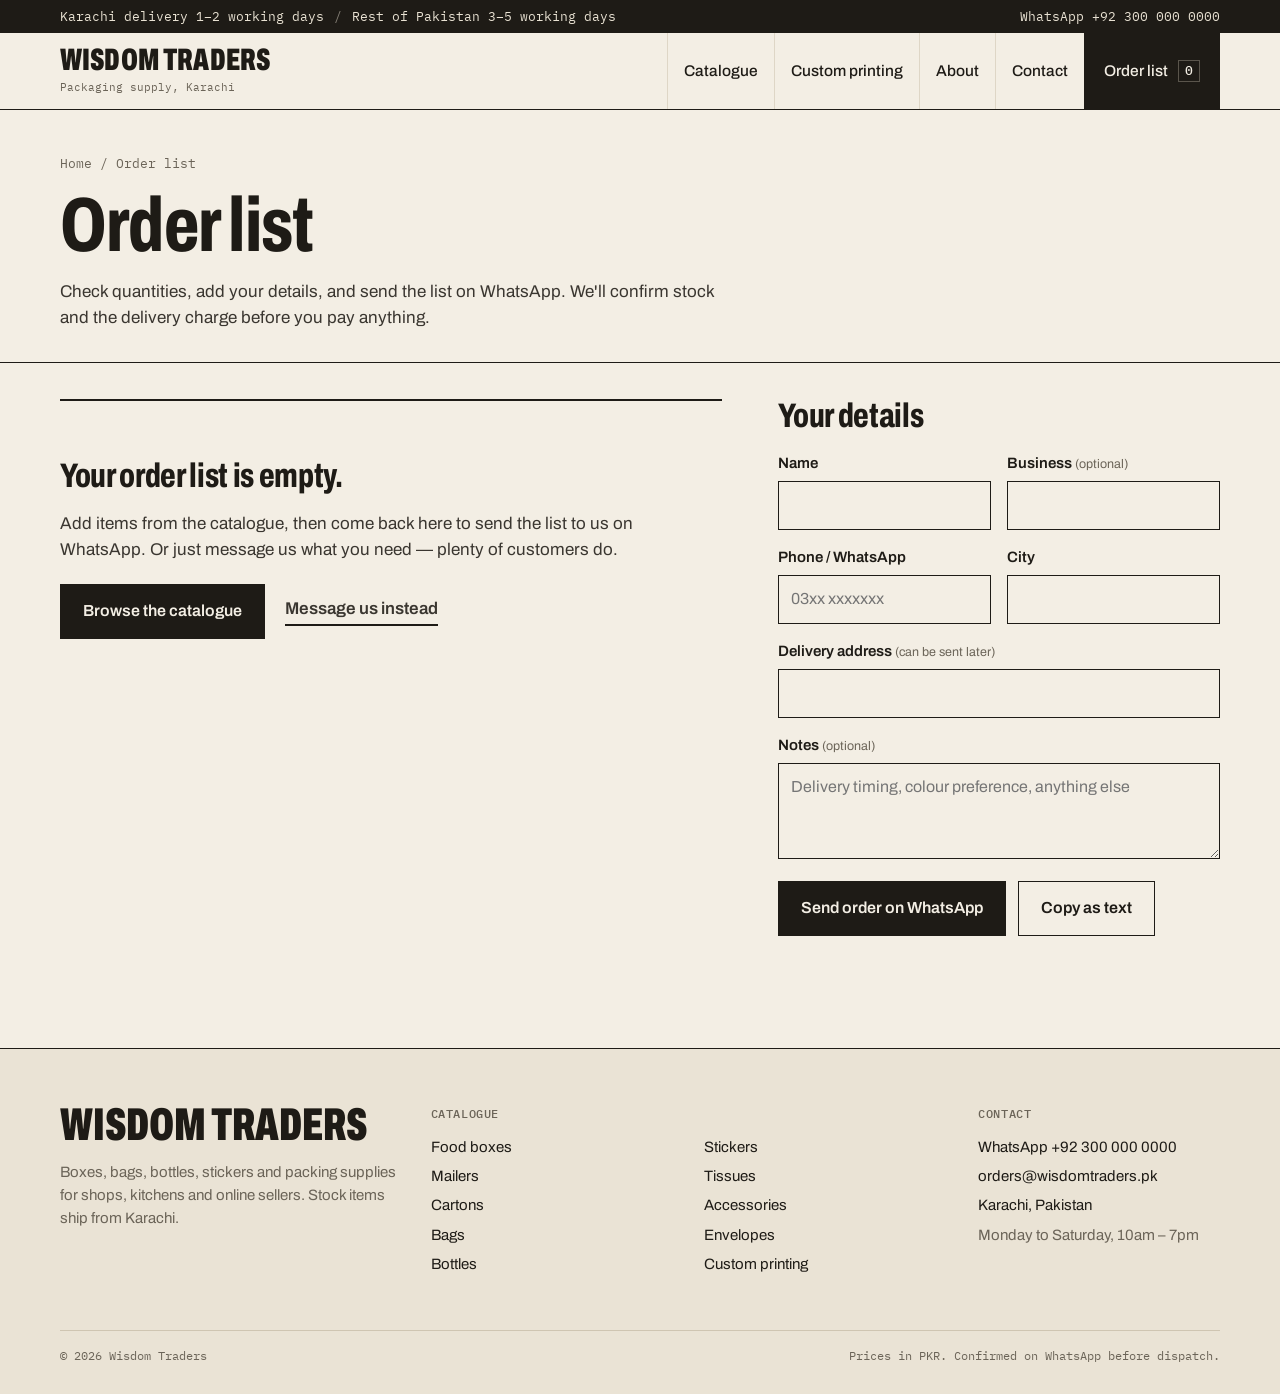
<file: order.html>
<!doctype html>
<html lang="en">
<head>
<meta charset="utf-8">
<meta name="viewport" content="width=device-width, initial-scale=1">
<title>Order list — Wisdom Traders</title>
<meta name="description" content="Review your order list and send it to Wisdom Traders on WhatsApp.">
<link rel="preconnect" href="https://fonts.googleapis.com">
<link rel="preconnect" href="https://fonts.gstatic.com" crossorigin>
<link href="https://fonts.googleapis.com/css2?family=Archivo:wdth,wght@62..125,400..900&family=IBM+Plex+Mono:wght@400;500&display=swap" rel="stylesheet">
<link rel="stylesheet" href="assets/css/site.css">
<link rel="icon" href="data:image/svg+xml,%3Csvg xmlns='http://www.w3.org/2000/svg' viewBox='0 0 32 32'%3E%3Crect width='32' height='32' fill='%231E1B16'/%3E%3Ctext x='16' y='23' font-family='Arial Narrow,Arial' font-weight='700' font-size='18' fill='%23F3EEE4' text-anchor='middle'%3EWT%3C/text%3E%3C/svg%3E">
</head>
<body data-page="order">
<header id="site-header"></header>
<main id="main">

<div class="page-head"><div class="wrap">
  <p class="crumbs"><a href="index.html">Home</a> / Order list</p>
  <h1 style="font-size:clamp(44px,6vw,84px)">Order list</h1>
  <p class="lede">Check quantities, add your details, and send the list on WhatsApp. We'll confirm stock and the delivery charge before you pay anything.</p>
</div></div>
<div class="wrap order-layout">
  <div id="order-table"></div>
  <form class="form" id="order-form" novalidate hidden>
    <h2>Your details</h2>
    <div class="form-row">
      <div class="field" data-required><label for="o-name">Name</label><input id="o-name" name="name" autocomplete="name"><span class="err">Tell us who the order is for.</span></div>
      <div class="field"><label for="o-biz">Business <small>(optional)</small></label><input id="o-biz" name="business" autocomplete="organization"></div>
    </div>
    <div class="form-row">
      <div class="field" data-required><label for="o-phone">Phone / WhatsApp</label><input id="o-phone" name="phone" type="tel" autocomplete="tel" placeholder="03xx xxxxxxx"><span class="err">We need a number with at least 10 digits to confirm the order.</span></div>
      <div class="field" data-required><label for="o-city">City</label><input id="o-city" name="city" autocomplete="address-level2" list="cities"><span class="err">Which city are we delivering to?</span></div>
    </div>
    <datalist id="cities"><option>Karachi</option><option>Lahore</option><option>Islamabad</option><option>Rawalpindi</option><option>Faisalabad</option><option>Multan</option><option>Hyderabad</option><option>Peshawar</option><option>Quetta</option><option>Sialkot</option></datalist>
    <div class="field"><label for="o-addr">Delivery address <small>(can be sent later)</small></label><input id="o-addr" name="address" autocomplete="street-address"></div>
    <div class="field"><label for="o-notes">Notes <small>(optional)</small></label><textarea id="o-notes" name="notes" placeholder="Delivery timing, colour preference, anything else"></textarea></div>
    <div class="form-actions">
      <button class="btn" type="submit">Send order on WhatsApp</button>
      <button class="btn secondary" type="button" id="copy-order">Copy as text</button>
    </div>
    <p class="status" id="order-status" role="status"></p>
  </form>
</div>
</main>
<footer id="site-footer"></footer>
<script src="assets/js/data.js"></script>
<script src="assets/js/draw.js"></script>
<script src="assets/js/site.js"></script>
</body>
</html>
</file>
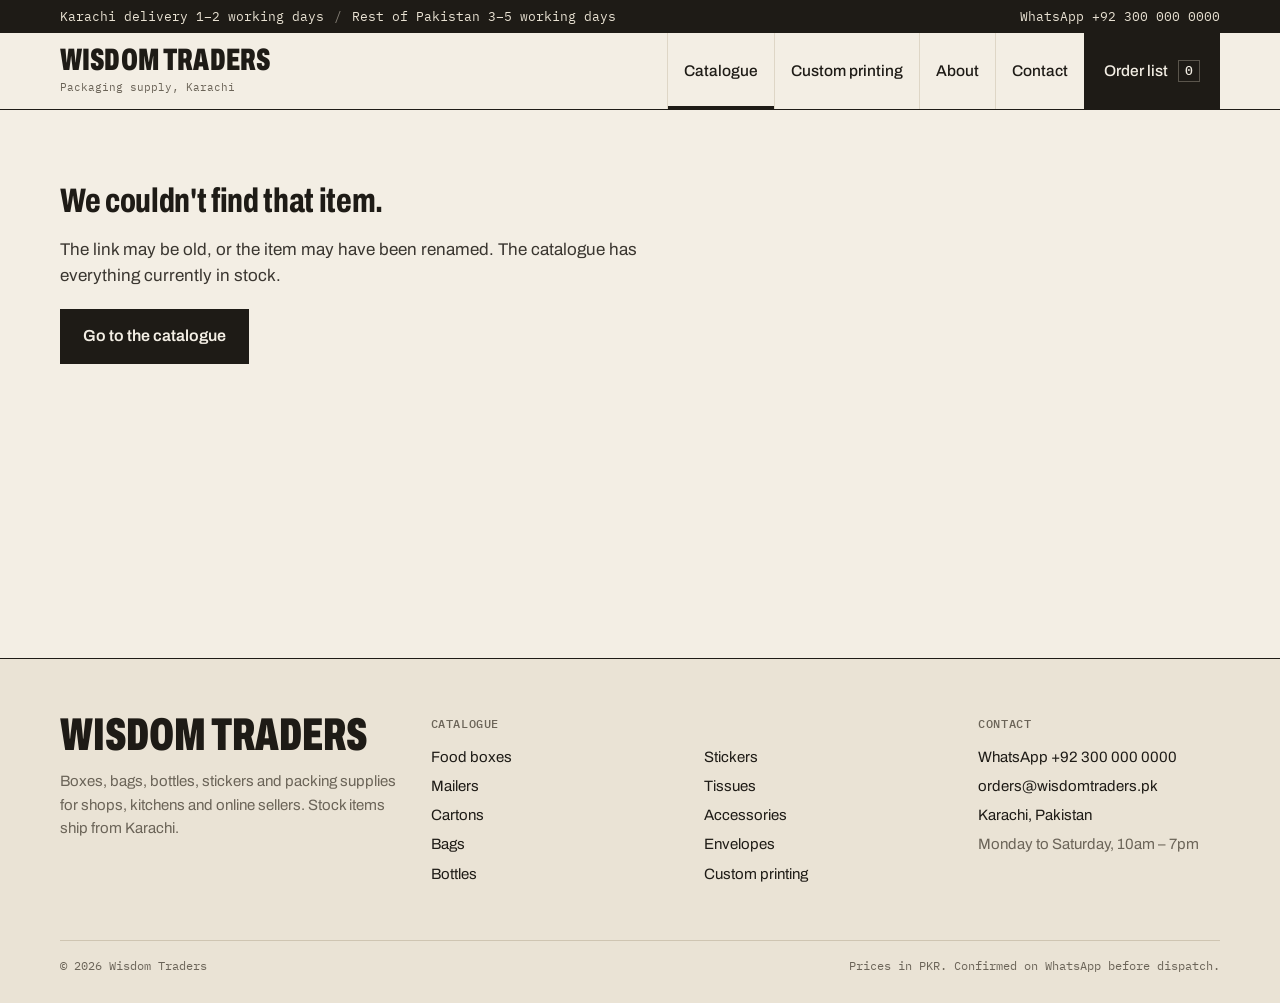
<file: product.html>
<!doctype html>
<html lang="en">
<head>
<meta charset="utf-8">
<meta name="viewport" content="width=device-width, initial-scale=1">
<title>Item — Wisdom Traders</title>
<meta name="description" content="Product details, sizes and price breaks.">
<link rel="preconnect" href="https://fonts.googleapis.com">
<link rel="preconnect" href="https://fonts.gstatic.com" crossorigin>
<link href="https://fonts.googleapis.com/css2?family=Archivo:wdth,wght@62..125,400..900&family=IBM+Plex+Mono:wght@400;500&display=swap" rel="stylesheet">
<link rel="stylesheet" href="assets/css/site.css">
<link rel="icon" href="data:image/svg+xml,%3Csvg xmlns='http://www.w3.org/2000/svg' viewBox='0 0 32 32'%3E%3Crect width='32' height='32' fill='%231E1B16'/%3E%3Ctext x='16' y='23' font-family='Arial Narrow,Arial' font-weight='700' font-size='18' fill='%23F3EEE4' text-anchor='middle'%3EWT%3C/text%3E%3C/svg%3E">
</head>
<body data-page="product">
<header id="site-header"></header>
<main id="main">

<div id="product"></div>
<section class="sec" id="related"></section>
</main>
<footer id="site-footer"></footer>
<script src="assets/js/data.js"></script>
<script src="assets/js/draw.js"></script>
<script src="assets/js/site.js"></script>
</body>
</html>
</file>
<file: assets/css/site.css>
/* Wisdom Traders
   Visual direction: a trade price list / spec sheet. Warm paper, black ink,
   kraft brown from the product itself, one stamp-red accent used sparingly.
   Condensed grotesque for headings, mono for sizes and prices. Square corners. */

:root {
  --paper: #F3EEE4;
  --paper-2: #EAE3D5;
  --paper-3: #E1D7C4;
  --ink: #1E1B16;
  --ink-2: #3A3630;
  --muted: #6B6458;
  --line: #CFC5B2;
  --line-soft: #DED6C6;
  --kraft: #C9A56E;
  --red: #C4361C;
  --red-dark: #A42C15;
  --green: #2F5D50;

  --display: "Archivo", "Arial Narrow", sans-serif;
  --body: "Archivo", system-ui, sans-serif;
  --mono: "IBM Plex Mono", ui-monospace, monospace;

  --wrap: 1240px;
  --gutter: clamp(16px, 4vw, 40px);
}

* { box-sizing: border-box; }
html { -webkit-text-size-adjust: 100%; }
body {
  margin: 0;
  background: var(--paper);
  color: var(--ink);
  font-family: var(--body);
  font-size: 17px;
  line-height: 1.55;
  font-variation-settings: "wdth" 100;
}
img, svg { display: block; max-width: 100%; }
a { color: inherit; }
button, input, select, textarea { font: inherit; color: inherit; }
::selection { background: var(--ink); color: var(--paper); }

.wrap { max-width: var(--wrap); margin: 0 auto; padding: 0 var(--gutter); }
.mono { font-family: var(--mono); font-size: 0.82em; letter-spacing: 0; }
.muted { color: var(--muted); }
.visually-hidden { position: absolute !important; width: 1px; height: 1px; overflow: hidden; clip: rect(0 0 0 0); white-space: nowrap; }

h1, h2, h3 {
  font-family: var(--display);
  font-stretch: 72%;
  font-variation-settings: "wdth" 72;
  font-weight: 760;
  line-height: 0.98;
  letter-spacing: -0.01em;
  margin: 0;
}
h1 { font-size: clamp(44px, 7.2vw, 104px); }
h2 { font-size: clamp(34px, 4.4vw, 60px); }
h3 { font-size: 24px; line-height: 1.1; }

.dim-text { font-family: var(--mono); font-weight: 500; }

/* ---------- focus ---------- */
:focus-visible { outline: 2px solid var(--red); outline-offset: 2px; }

/* ---------- top strip + header ---------- */
.strip {
  background: var(--ink);
  color: #E9E2D3;
  font-family: var(--mono);
  font-size: 12.5px;
}
.strip .wrap { display: flex; gap: 24px; justify-content: space-between; padding-top: 7px; padding-bottom: 7px; }
.strip a { text-decoration: none; }
.strip a:hover { text-decoration: underline; }
.strip .strip-delivery span + span::before { content: "/"; margin: 0 10px; opacity: .5; }

.site-header { border-bottom: 1px solid var(--ink); background: var(--paper); }
.site-header .wrap { display: flex; align-items: stretch; gap: 32px; min-height: 76px; }

.wordmark { display: flex; flex-direction: column; justify-content: center; text-decoration: none; padding: 10px 0; }
.wordmark b {
  font-family: var(--display);
  font-variation-settings: "wdth" 62;
  font-stretch: 62%;
  font-weight: 850;
  font-size: 31px;
  line-height: .9;
  text-transform: uppercase;
  letter-spacing: .005em;
}
.wordmark small { font-family: var(--mono); font-size: 11px; color: var(--muted); margin-top: 4px; }

.nav { display: flex; align-items: stretch; margin-left: auto; }
.nav a {
  display: flex; align-items: center;
  padding: 0 16px;
  text-decoration: none;
  font-weight: 500;
  font-size: 15.5px;
  border-left: 1px solid var(--line-soft);
}
.nav a:hover { background: var(--paper-2); }
.nav a[aria-current="page"] { box-shadow: inset 0 -3px 0 var(--ink); }
.nav a.order-link { background: var(--ink); color: var(--paper); border-left: 0; gap: 10px; padding: 0 20px; }
.nav a.order-link:hover { background: var(--ink-2); }
.order-count { font-family: var(--mono); font-size: 13px; background: var(--paper); color: var(--ink); min-width: 22px; height: 22px; display: inline-grid; place-items: center; padding: 0 5px; }
.order-count[data-n="0"] { background: transparent; color: var(--paper); border: 1px solid #5a554c; }

.menu-btn { display: none; }

@media (max-width: 900px) {
  .strip .strip-delivery { display: none; }
  .site-header .wrap { gap: 12px; min-height: 64px; flex-wrap: wrap; }
  .wordmark b { font-size: 26px; }
  .menu-btn {
    display: inline-flex; align-items: center; margin-left: auto;
    background: none; border: 1px solid var(--ink); padding: 8px 14px; cursor: pointer; font-weight: 600; font-size: 15px;
    align-self: center;
  }
  .nav { display: none; width: 100%; flex-direction: column; margin: 0 calc(var(--gutter) * -1); width: calc(100% + var(--gutter) * 2); border-top: 1px solid var(--ink); }
  .nav.open { display: flex; }
  .nav a { padding: 14px var(--gutter); border-left: 0; border-bottom: 1px solid var(--line-soft); }
  .nav a[aria-current="page"] { box-shadow: inset 4px 0 0 var(--ink); }
  .nav a.order-link { justify-content: space-between; }
}

/* ---------- buttons & links ---------- */
.btn {
  display: inline-flex; align-items: center; justify-content: center; gap: 10px;
  background: var(--ink); color: var(--paper);
  border: 1px solid var(--ink);
  padding: 14px 22px;
  font-weight: 600; font-size: 16px;
  text-decoration: none; cursor: pointer;
  border-radius: 0;
}
.btn:hover { background: var(--ink-2); }
.btn.secondary { background: transparent; color: var(--ink); }
.btn.secondary:hover { background: var(--paper-2); }
.btn.red { background: var(--red); border-color: var(--red); }
.btn.red:hover { background: var(--red-dark); }
.btn[disabled] { opacity: .45; cursor: not-allowed; }
.btn.small { padding: 8px 12px; font-size: 14px; }

.arrow-link { font-weight: 600; text-decoration: none; border-bottom: 2px solid var(--ink); padding-bottom: 2px; }
.arrow-link:hover { color: var(--red); border-color: var(--red); }

/* ---------- home: hero ---------- */
.hero { border-bottom: 1px solid var(--ink); }
.hero .wrap { display: grid; grid-template-columns: minmax(0, 1.15fr) minmax(0, 1fr); gap: 0; }
.hero-text { padding: clamp(40px, 6vw, 84px) clamp(0px, 3vw, 48px) clamp(36px, 5vw, 64px) 0; }
.hero-kicker { font-family: var(--mono); font-size: 13px; color: var(--muted); margin: 0 0 22px; }
.hero h1 { max-width: 11ch; }
.hero h1 em { font-style: normal; color: var(--red); }
.hero-lede { font-size: 19px; max-width: 36em; margin: 26px 0 32px; color: var(--ink-2); }
.hero-actions { display: flex; flex-wrap: wrap; align-items: center; gap: 22px 28px; }
.hero-fig {
  border-left: 1px solid var(--ink);
  background: var(--paper-2);
  display: flex; flex-direction: column;
  margin-right: calc(var(--gutter) * -1);
}
.hero-fig .drawing { flex: 1; padding: 32px 28px 20px; min-height: 340px; width: 100%; }
.hero-fig figcaption {
  font-family: var(--mono); font-size: 12px; color: var(--muted);
  border-top: 1px solid var(--line); padding: 10px 20px; display: flex; justify-content: space-between; gap: 12px;
}

@media (max-width: 900px) {
  .hero .wrap { grid-template-columns: 1fr; }
  .hero-text { padding-right: 0; }
  .hero-fig { border-left: 0; border-top: 1px solid var(--ink); margin: 0 calc(var(--gutter) * -1); }
  .hero-fig .drawing { min-height: 0; max-height: 360px; }
}

/* ---------- section scaffolding (deliberately not identical) ---------- */
.sec { padding: clamp(56px, 8vw, 104px) 0; }
.sec + .sec { border-top: 1px solid var(--line); }
.sec-head { display: grid; grid-template-columns: minmax(0, 1fr) minmax(0, 1fr); gap: 24px 48px; align-items: end; margin-bottom: 40px; }
.sec-head p { margin: 0; color: var(--ink-2); max-width: 34em; }
@media (max-width: 760px) { .sec-head { grid-template-columns: 1fr; } }

/* ---------- category index (a price-list table, not cards) ---------- */
.cat-index { border-top: 2px solid var(--ink); }
.cat-row {
  display: grid;
  grid-template-columns: 54px 92px minmax(0, 1.3fr) minmax(0, 1.4fr) 120px 28px;
  gap: 20px; align-items: center;
  padding: 14px 0;
  border-bottom: 1px solid var(--line);
  text-decoration: none;
}
.cat-row:hover { background: var(--paper-2); }
.cat-row:hover .cat-name { text-decoration: underline; text-decoration-thickness: 2px; text-underline-offset: 4px; }
.cat-num { font-family: var(--mono); font-size: 13px; color: var(--muted); padding-left: 4px; }
.cat-thumb { height: 64px; }
.cat-thumb .drawing { height: 100%; width: 100%; }
.cat-name { font-family: var(--display); font-variation-settings: "wdth" 72; font-stretch: 72%; font-weight: 700; font-size: 30px; line-height: 1; }
.cat-blurb { color: var(--ink-2); font-size: 15.5px; }
.cat-from { font-family: var(--mono); font-size: 13px; text-align: right; }
.cat-from b { display: block; font-size: 15px; font-weight: 500; color: var(--ink); }
.cat-arrow { font-size: 20px; }
@media (max-width: 900px) {
  .cat-row { grid-template-columns: 64px minmax(0, 1fr) auto; gap: 4px 16px; }
  .cat-num, .cat-arrow { display: none; }
  .cat-thumb { grid-row: span 2; height: 56px; }
  .cat-blurb { grid-column: 2 / 4; font-size: 14.5px; }
  .cat-from { grid-row: 1; grid-column: 3; }
  .cat-name { font-size: 25px; }
}

/* ---------- product grid ---------- */
.grid { display: grid; grid-template-columns: repeat(4, minmax(0, 1fr)); gap: 44px 28px; }
.grid.three { grid-template-columns: repeat(3, minmax(0, 1fr)); }
@media (max-width: 1080px) { .grid { grid-template-columns: repeat(3, minmax(0, 1fr)); } }
@media (max-width: 760px)  { .grid, .grid.three { grid-template-columns: repeat(2, minmax(0, 1fr)); gap: 32px 16px; } }

.item { display: flex; flex-direction: column; }
.item > a { text-decoration: none; display: block; }
.item-fig { background: var(--paper-2); aspect-ratio: 1 / 0.86; display: grid; place-items: center; padding: 14%; border-bottom: 1px solid var(--line); }
.item-fig .drawing { width: 100%; height: 100%; }
.item > a:hover .item-fig { background: var(--paper-3); }
.item h3 { font-family: var(--body); font-stretch: 100%; font-variation-settings: "wdth" 100; font-weight: 600; font-size: 16.5px; line-height: 1.3; margin: 12px 0 4px; }
.item > a:hover h3 { text-decoration: underline; text-underline-offset: 3px; }
.item .spec { font-family: var(--mono); font-size: 12.5px; color: var(--muted); margin: 0 0 10px; }
.item .price { margin: auto 0 0; display: flex; align-items: baseline; justify-content: space-between; gap: 8px; flex-wrap: wrap; }
.item .price b { font-family: var(--mono); font-weight: 500; font-size: 15.5px; }
.item .price span { font-family: var(--mono); font-size: 12px; color: var(--muted); }
.item .add { margin-top: 12px; align-self: flex-start; background: none; border: 1px solid var(--ink); padding: 7px 12px; font-size: 14px; font-weight: 600; cursor: pointer; }
.item .add:hover { background: var(--ink); color: var(--paper); }
.item .add.done { background: var(--ink); color: var(--paper); }

/* ---------- bulk pricing explainer ---------- */
.bulk { display: grid; grid-template-columns: minmax(0, 0.9fr) minmax(0, 1.1fr); gap: 48px 72px; align-items: start; }
.bulk p { color: var(--ink-2); max-width: 32em; }
@media (max-width: 860px) { .bulk { grid-template-columns: 1fr; } }

table.breaks { width: 100%; border-collapse: collapse; font-family: var(--mono); font-size: 14.5px; }
table.breaks caption { text-align: left; font-family: var(--body); font-weight: 600; font-size: 16px; padding-bottom: 12px; }
table.breaks th, table.breaks td { text-align: left; padding: 12px 10px; border-bottom: 1px solid var(--line); }
table.breaks th { font-weight: 500; color: var(--muted); font-size: 12px; text-transform: uppercase; letter-spacing: .04em; border-bottom: 2px solid var(--ink); }
table.breaks td.num, table.breaks th.num { text-align: right; }
table.breaks tr.current td { background: var(--ink); color: var(--paper); }
table.breaks .save { color: var(--green); }
table.breaks tr.current .save { color: #9FD2BF; }

/* ---------- printing (the one dark section) ---------- */
.print-sec { background: var(--ink); color: var(--paper); }
.print-sec .wrap { display: grid; grid-template-columns: minmax(0, 1fr) minmax(0, 1fr); gap: 48px 80px; }
.print-sec h2 { color: var(--paper); }
.print-sec p { color: #D8D0C0; }
.print-terms { margin: 32px 0 0; display: grid; grid-template-columns: auto 1fr; gap: 10px 24px; font-size: 15.5px; }
.print-terms dt { font-family: var(--mono); font-size: 12.5px; color: #A79F90; padding-top: 3px; }
.print-terms dd { margin: 0; }
.steps { list-style: none; padding: 0; margin: 0; counter-reset: s; }
.steps li { counter-increment: s; display: grid; grid-template-columns: 52px 1fr; padding: 20px 0; border-top: 1px solid #4A453C; }
.steps li:last-child { border-bottom: 1px solid #4A453C; }
.steps li::before { content: counter(s, decimal-leading-zero); font-family: var(--mono); font-size: 13px; color: #A79F90; padding-top: 4px; }
.steps b { display: block; font-weight: 600; margin-bottom: 2px; }
.steps span { color: #CFC7B7; font-size: 15.5px; }
.print-sec .btn { background: var(--paper); color: var(--ink); border-color: var(--paper); margin-top: 32px; }
.print-sec .btn:hover { background: #fff; }
@media (max-width: 860px) { .print-sec .wrap { grid-template-columns: 1fr; } }

/* ---------- customers: an inline credit list ---------- */
.customers { font-family: var(--display); font-variation-settings: "wdth" 72; font-stretch: 72%; font-weight: 700; font-size: clamp(30px, 4.2vw, 54px); line-height: 1.12; margin: 0; padding: 0; list-style: none; }
.customers li { display: inline; }
.customers li::after { content: " / "; color: var(--kraft); font-weight: 400; }
.customers li:last-child::after { content: ""; }
.customers small { font-family: var(--mono); font-size: 12px; font-weight: 400; color: var(--muted); vertical-align: super; margin-left: 4px; letter-spacing: 0; font-variation-settings: normal; font-stretch: 100%; }
.customers-note { margin-top: 28px; color: var(--muted); font-size: 15px; }

/* ---------- delivery & payment ---------- */
.terms { display: grid; grid-template-columns: repeat(3, minmax(0, 1fr)); border-top: 2px solid var(--ink); }
.terms > div { padding: 22px 28px 8px 0; }
.terms > div + div { padding-left: 28px; border-left: 1px solid var(--line); }
.terms h3 { font-family: var(--body); font-variation-settings: "wdth" 100; font-stretch: 100%; font-size: 16px; font-weight: 700; margin-bottom: 10px; }
.terms p { margin: 0 0 8px; color: var(--ink-2); font-size: 15.5px; }
.terms .big { font-family: var(--mono); font-size: 15px; color: var(--ink); }
@media (max-width: 860px) {
  .terms { grid-template-columns: 1fr; }
  .terms > div, .terms > div + div { padding: 18px 0 10px; border-left: 0; border-top: 1px solid var(--line); }
  .terms > div:first-child { border-top: 0; }
}

/* ---------- footer ---------- */
.site-footer { background: var(--paper-2); border-top: 1px solid var(--ink); padding: 56px 0 28px; font-size: 15px; }
.foot-grid { display: grid; grid-template-columns: 1.4fr 1fr 1fr 1fr; gap: 32px; }
.foot-grid h4 { font-family: var(--mono); font-size: 12px; font-weight: 500; color: var(--muted); margin: 0 0 12px; text-transform: uppercase; letter-spacing: .05em; }
.foot-grid ul { list-style: none; margin: 0; padding: 0; }
.foot-grid li { margin-bottom: 6px; }
.foot-grid a { text-decoration: none; }
.foot-grid a:hover { text-decoration: underline; }
.foot-big { font-family: var(--display); font-variation-settings: "wdth" 62; font-stretch: 62%; font-weight: 850; font-size: 46px; line-height: .9; text-transform: uppercase; margin: 0 0 14px; }
.foot-legal { margin-top: 48px; padding-top: 16px; border-top: 1px solid var(--line); display: flex; justify-content: space-between; gap: 16px; flex-wrap: wrap; font-family: var(--mono); font-size: 12px; color: var(--muted); }
@media (max-width: 860px) { .foot-grid { grid-template-columns: 1fr 1fr; } .foot-grid > div:first-child { grid-column: 1 / -1; } }

/* ---------- page heads (inner pages) ---------- */
.page-head { border-bottom: 1px solid var(--ink); padding: 44px 0 30px; }
.page-head .crumbs { font-family: var(--mono); font-size: 12.5px; color: var(--muted); margin: 0 0 14px; }
.page-head .crumbs a { text-decoration: none; }
.page-head .crumbs a:hover { text-decoration: underline; }
.page-head p.lede { margin: 16px 0 0; max-width: 40em; color: var(--ink-2); }

/* ---------- catalogue ---------- */
.cat-layout { display: grid; grid-template-columns: 230px minmax(0, 1fr); gap: 48px; padding-top: 36px; padding-bottom: 96px; }
.cat-side { position: sticky; top: 16px; align-self: start; }
.cat-side ul { list-style: none; padding: 0; margin: 0; border-top: 2px solid var(--ink); }
.cat-side li a { display: flex; justify-content: space-between; gap: 8px; padding: 10px 2px; border-bottom: 1px solid var(--line); text-decoration: none; font-size: 15.5px; }
.cat-side li a:hover { background: var(--paper-2); }
.cat-side li a[aria-current="true"] { font-weight: 700; }
.cat-side li a[aria-current="true"]::before { content: "→"; margin-right: -2px; }
.cat-side li a span { font-family: var(--mono); font-size: 12.5px; color: var(--muted); }
.cat-side li a .lab { margin-right: auto; }
.toolbar { display: flex; flex-wrap: wrap; gap: 12px 20px; align-items: end; justify-content: space-between; margin-bottom: 28px; padding-bottom: 18px; border-bottom: 1px solid var(--line); }
.toolbar .count { font-family: var(--mono); font-size: 13px; color: var(--muted); }
.toolbar-controls { display: flex; gap: 12px; flex-wrap: wrap; }
.field-inline { display: flex; flex-direction: column; gap: 4px; font-size: 13px; color: var(--muted); font-family: var(--mono); }
.field-inline input, .field-inline select { font-family: var(--body); font-size: 15px; color: var(--ink); background: var(--paper); border: 1px solid var(--ink); padding: 9px 10px; border-radius: 0; min-width: 0; }
.field-inline input { width: 240px; }
.empty { padding: 56px 0; border-top: 2px solid var(--ink); }
.empty h3 { font-size: 34px; margin-bottom: 10px; }
.empty p { color: var(--ink-2); max-width: 36em; }
.cat-group-head { display: flex; justify-content: space-between; align-items: baseline; gap: 16px; margin: 0 0 22px; padding-top: 6px; }
.cat-group + .cat-group { margin-top: 64px; }
.cat-group-head h2 { font-size: clamp(30px, 3.4vw, 42px); }
.cat-group-head p { margin: 0; color: var(--muted); font-size: 14.5px; max-width: 30em; text-align: right; }

@media (max-width: 860px) {
  .cat-layout { grid-template-columns: 1fr; gap: 20px; padding-top: 20px; }
  .cat-side { position: static; }
  .cat-side ul { display: flex; overflow-x: auto; border-top: 0; border-bottom: 1px solid var(--ink); gap: 0; scrollbar-width: none; }
  .cat-side li a { white-space: nowrap; border-bottom: 0; padding: 10px 14px; }
  .cat-side li a span { display: none; }
  .cat-side li a[aria-current="true"] { box-shadow: inset 0 -3px 0 var(--ink); }
  .cat-side li a[aria-current="true"]::before { content: none; }
  .field-inline input { width: 100%; }
  .toolbar-controls, .toolbar-controls .field-inline:first-child { flex: 1; }
  .cat-group-head { flex-direction: column; }
  .cat-group-head p { text-align: left; }
}

/* ---------- product page ---------- */
.product { display: grid; grid-template-columns: minmax(0, 1.15fr) minmax(0, 1fr); gap: 0; border-bottom: 1px solid var(--ink); }
.product-fig { background: var(--paper-2); border-right: 1px solid var(--ink); display: flex; flex-direction: column; margin-left: calc(var(--gutter) * -1); }
.product-fig .drawing { width: 100%; padding: 6% 10%; max-height: 620px; margin: auto 0; }
.product-fig figcaption { font-family: var(--mono); font-size: 12px; color: var(--muted); padding: 10px 20px 10px var(--gutter); border-top: 1px solid var(--line); }
.product-info { padding: 36px 0 48px 48px; }
.product-info h1 { font-size: clamp(38px, 4.6vw, 64px); max-width: 14ch; }
.product-info .crumbs { font-family: var(--mono); font-size: 12.5px; color: var(--muted); margin: 0 0 16px; }
.product-info .crumbs a { text-decoration: none; }
.product-info .crumbs a:hover { text-decoration: underline; }
.spec-list { margin: 26px 0; display: grid; grid-template-columns: 120px 1fr; border-top: 1px solid var(--line); }
.spec-list dt, .spec-list dd { margin: 0; padding: 9px 0; border-bottom: 1px solid var(--line); font-size: 15px; }
.spec-list dt { font-family: var(--mono); font-size: 12.5px; color: var(--muted); padding-top: 11px; }
.buy { margin-top: 28px; padding: 22px; border: 1px solid var(--ink); background: var(--paper); }
.buy-row { display: flex; gap: 14px; align-items: end; flex-wrap: wrap; }
.qty { display: flex; flex-direction: column; gap: 4px; }
.qty label { font-family: var(--mono); font-size: 12.5px; color: var(--muted); }
.qty-box { display: flex; border: 1px solid var(--ink); }
.qty-box button { background: none; border: 0; width: 42px; font-size: 20px; cursor: pointer; }
.qty-box button:hover { background: var(--paper-2); }
.qty-box input { width: 92px; border: 0; border-left: 1px solid var(--ink); border-right: 1px solid var(--ink); text-align: center; font-family: var(--mono); font-size: 16px; padding: 11px 4px; background: var(--paper); -moz-appearance: textfield; }
.qty-box input::-webkit-outer-spin-button, .qty-box input::-webkit-inner-spin-button { -webkit-appearance: none; margin: 0; }
.buy-total { margin: 16px 0 0; font-family: var(--mono); font-size: 14.5px; }
.buy-total b { font-size: 22px; font-weight: 500; }
.buy-hint { margin: 6px 0 0; font-size: 14.5px; color: var(--green); }
.buy-err { margin: 8px 0 0; font-size: 14.5px; color: var(--red); }
.buy-note { margin: 14px 0 0; font-size: 14px; color: var(--muted); }
@media (max-width: 900px) {
  .product { grid-template-columns: 1fr; }
  .product-fig { border-right: 0; border-bottom: 1px solid var(--ink); margin: 0 calc(var(--gutter) * -1); }
  .product-fig .drawing { max-height: 380px; }
  .product-info { padding: 28px 0 40px; }
}

/* ---------- order list ---------- */
.order-layout { display: grid; grid-template-columns: minmax(0, 1.5fr) minmax(0, 1fr); gap: 56px; padding-top: 36px; padding-bottom: 96px; align-items: start; }
@media (max-width: 960px) { .order-layout { grid-template-columns: 1fr; } }
table.order { width: 100%; border-collapse: collapse; }
table.order th { text-align: left; font-family: var(--mono); font-size: 12px; font-weight: 500; color: var(--muted); text-transform: uppercase; letter-spacing: .04em; padding: 10px 8px; border-bottom: 2px solid var(--ink); }
table.order td { padding: 14px 8px; border-bottom: 1px solid var(--line); vertical-align: middle; }
table.order td.fig { width: 76px; padding-left: 0; }
table.order td.fig .drawing { width: 64px; height: 56px; }
table.order td.name a { font-weight: 600; text-decoration: none; }
table.order td.name a:hover { text-decoration: underline; }
table.order td.name .mono { display: block; color: var(--muted); margin-top: 2px; }
table.order .num { text-align: right; font-family: var(--mono); font-size: 14.5px; white-space: nowrap; }
table.order input { width: 84px; font-family: var(--mono); font-size: 15px; padding: 8px; border: 1px solid var(--ink); background: var(--paper); text-align: right; border-radius: 0; }
table.order .remove { background: none; border: 0; text-decoration: underline; color: var(--muted); cursor: pointer; font-size: 13.5px; padding: 4px; }
table.order .remove:hover { color: var(--red); }
table.order .row-err { display: block; color: var(--red); font-size: 12.5px; margin-top: 4px; font-family: var(--body); }
table.order tfoot td { border-bottom: 0; padding-top: 18px; font-size: 15px; }
table.order tfoot .total { font-family: var(--mono); font-size: 22px; }
@media (max-width: 640px) {
  table.order thead { display: none; }
  table.order tr { display: grid; grid-template-columns: 64px 1fr auto; gap: 4px 12px; padding: 14px 0; border-bottom: 1px solid var(--line); }
  table.order td { border: 0; padding: 0; }
  table.order td.fig { grid-row: span 3; width: auto; }
  table.order td.name { grid-column: 2 / 4; }
  table.order td:nth-child(3) { grid-column: 2; grid-row: 2; }
  table.order td.unit { grid-column: 3; grid-row: 2; align-self: center; }
  table.order td.unit::before { content: "each "; color: var(--muted); }
  table.order td:nth-child(5) { grid-column: 3; grid-row: 3; font-size: 16px; }
  table.order td:nth-child(6) { grid-column: 2; grid-row: 3; }
  table.order .remove { padding-left: 0; }
  table.order tfoot tr { grid-template-columns: 1fr auto; }
  table.order tfoot td:empty { display: none; }
}

.form { display: grid; gap: 16px; }
.form h2 { font-size: 34px; margin-bottom: 4px; }
.field { display: flex; flex-direction: column; gap: 6px; }
.field label { font-weight: 600; font-size: 15px; }
.field label small { font-weight: 400; color: var(--muted); }
.field input, .field select, .field textarea { border: 1px solid var(--ink); background: var(--paper); padding: 11px 12px; font-size: 16px; border-radius: 0; width: 100%; }
.field textarea { min-height: 96px; resize: vertical; }
.field[data-invalid] input, .field[data-invalid] select, .field[data-invalid] textarea { border-color: var(--red); border-width: 2px; padding: 10px 11px; }
.field .err { color: var(--red); font-size: 13.5px; display: none; }
.field[data-invalid] .err { display: block; }
.form-row { display: grid; grid-template-columns: 1fr 1fr; gap: 16px; }
@media (max-width: 520px) { .form-row { grid-template-columns: 1fr; } }
.form-actions { display: flex; flex-wrap: wrap; gap: 12px; align-items: center; margin-top: 6px; }
.form-note { font-size: 14px; color: var(--muted); margin: 0; }
.status { font-size: 14.5px; margin: 0; }
.status.ok { color: var(--green); }

/* ---------- about / contact prose ---------- */
.prose-grid { display: grid; grid-template-columns: 230px minmax(0, 1fr); gap: 48px; padding-top: 48px; padding-bottom: 88px; }
.prose-grid aside { font-family: var(--mono); font-size: 13px; color: var(--muted); }
.prose { max-width: 40em; font-size: 18.5px; }
.prose p { margin: 0 0 1.1em; }
.prose h2 { font-size: 36px; margin: 1.6em 0 .5em; }
.prose h2:first-child { margin-top: 0; }
@media (max-width: 860px) { .prose-grid { grid-template-columns: 1fr; gap: 12px; padding-top: 28px; } }

.contact-grid { display: grid; grid-template-columns: minmax(0, 1fr) minmax(0, 1.2fr); gap: 56px 80px; padding-top: 44px; padding-bottom: 96px; }
.contact-list { margin: 0; border-top: 2px solid var(--ink); }
.contact-list > div { display: grid; grid-template-columns: 110px 1fr; padding: 16px 0; border-bottom: 1px solid var(--line); gap: 16px; }
.contact-list dt { font-family: var(--mono); font-size: 12.5px; color: var(--muted); padding-top: 3px; }
.contact-list dd { margin: 0; font-size: 17px; }
.contact-list dd a { text-decoration-thickness: 1px; text-underline-offset: 3px; }
@media (max-width: 860px) { .contact-grid { grid-template-columns: 1fr; } }

.toast {
  position: fixed; left: 50%; bottom: 20px; transform: translateX(-50%);
  background: var(--ink); color: var(--paper); padding: 12px 18px; font-size: 15px;
  display: flex; gap: 16px; align-items: center; z-index: 50; max-width: calc(100% - 32px);
}
.toast a { color: var(--paper); font-weight: 600; }
.toast[hidden] { display: none; }

@media (prefers-reduced-motion: no-preference) {
  .item-fig, .cat-row, .nav a { transition: background-color .12s ease; }
}
</file>
